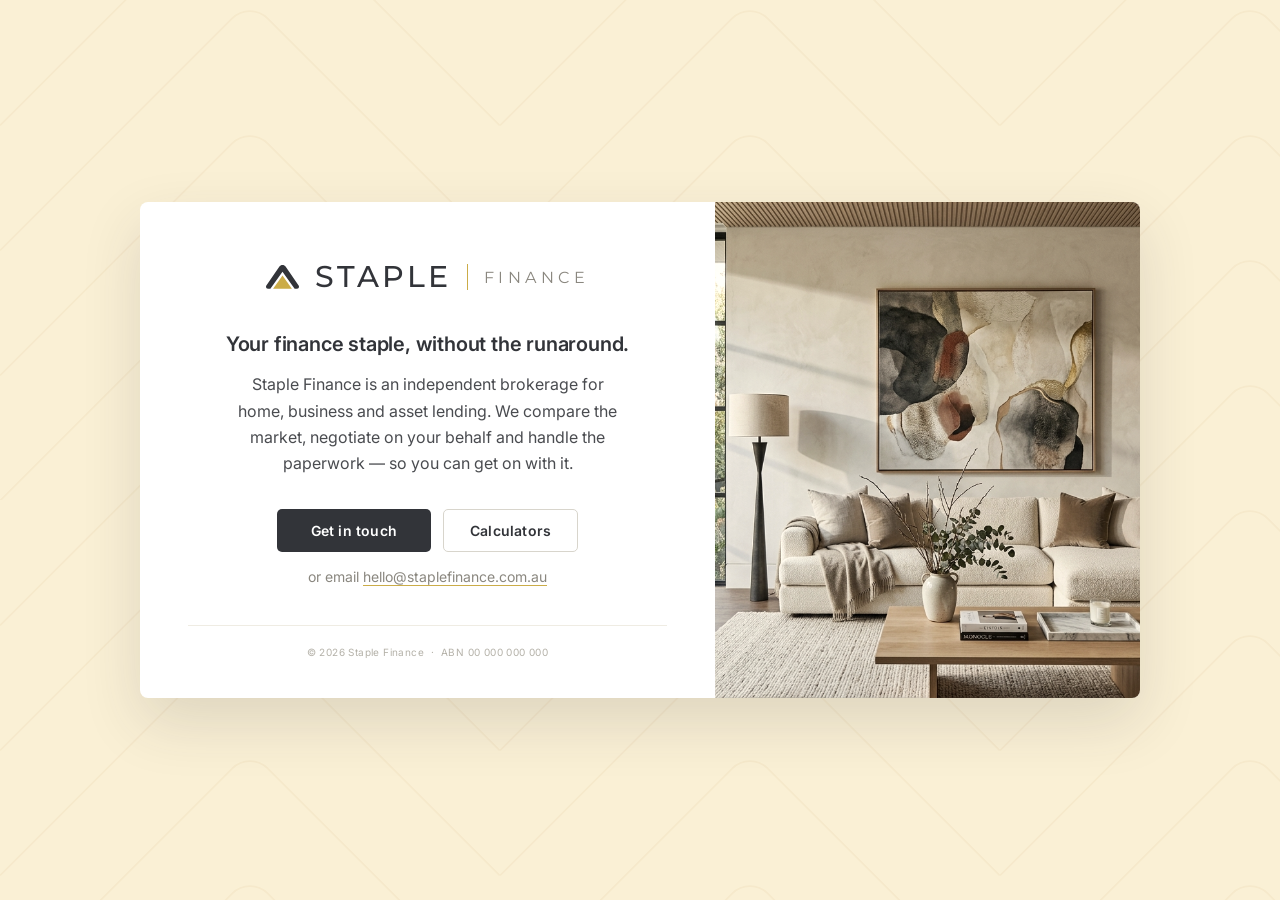
<file: index.html>
<!DOCTYPE html>
<html lang="en">
<head>
<meta charset="UTF-8">
<meta name="viewport" content="width=device-width, initial-scale=1.0">
<title>Staple Finance — Finance brokerage</title>
<meta name="description" content="Staple Finance is an independent finance brokerage. Home, business and asset lending — compared, negotiated and handled for you.">
<link rel="preconnect" href="https://fonts.googleapis.com">
<link rel="preconnect" href="https://fonts.gstatic.com" crossorigin>
<link href="https://fonts.googleapis.com/css2?family=Montserrat:wght@400;500&family=Inter:wght@400;600&display=swap" rel="stylesheet">
<link rel="stylesheet" href="style.css">
<!-- FOUC guard: an empty script element
     makes Firefox hold the first paint
     until pending stylesheets are
     applied, preventing a flash of
     unstyled content on fast refreshes.
     Chrome/Edge already block on CSS. -->
<script>0</script>
</head>
<body>

  <!-- One card, two views. The home view
       and the calculator view live inside
       the same white card; switching views
       animates the card's size smoothly
       (see the router script at the bottom
       of this file). -->
  <main class="content-box" id="card">

    <!-- ================================
         VIEW 1 — HOME
    ================================= -->
    <div class="view view-home" id="viewHome">

      <div class="card-content">

        <!-- Logo lockup (Option 03 — inline) -->
        <div class="logo-block">
          <svg class="logo-mark" viewBox="0 0 234.395 168.087" role="img" aria-label="Staple Finance logo">
            <g transform="matrix(1.4234267,0,0,1.4234267,-28.850034,-114.42815)">
              <path fill="#323439" d="m 102.59697,80.389591 c -5.995126,-0.03627 -12.215134,3.16446 -16.22981,8.991109 l -64.279208,93.29066 c -0.02399,0.0345 -0.04761,0.0691 -0.07116,0.10383 l -0.01343,0.0189 c -1.130088,1.6703 -1.735381,3.6522 -1.735343,5.68198 6e-5,5.5226 4.387096,9.99937 9.798516,9.99928 0.04978,4e-5 0.09943,-3e-5 0.14921,-7.3e-4 v 7.3e-4 h 11.816306 l 60.570729,-84.5544 60.57073,84.5544 h 11.86423 v -3.6e-4 c 0.0338,3.5e-4 0.0675,3.7e-4 0.10129,3.6e-4 5.41142,1e-4 9.79845,-4.47668 9.79851,-9.99928 -0.003,-2.03107 -0.61302,-4.01308 -1.74732,-5.68198 h 0.0116 l -0.10964,-0.15864 -0.001,-0.002 -7.3e-4,-0.001 -64.2527,-93.251447 c -4.01714,-5.830227 -10.2422,-9.031735 -16.24071,-8.991472 z"/>
              <path fill="#cbac48" transform="matrix(0.90777904,0,0,0.7310362,14.575642,61.679093)" d="m 96.969789,97.631096 51.670271,89.495534 -103.340543,0 z"/>
            </g>
          </svg>
          <span class="logo-staple">STAPLE</span>
          <span class="logo-divider" aria-hidden="true"></span>
          <span class="logo-finance">Finance</span>
        </div>

        <h1>Your finance staple, without the&nbsp;runaround.</h1>

        <p class="lede">
          Staple Finance is an independent brokerage for home, business
          and asset lending. We compare the market, negotiate on your
          behalf and handle the paperwork — so you can get on with it.
        </p>

        <div class="btn-row">
          <a href="#contact" class="btn">Get in touch</a>
          <a href="#tools" class="btn btn-ghost">Calculators</a>
        </div>

        <p class="alt-contact">
          or email <a href="mailto:hello@staplefinance.com.au">hello@staplefinance.com.au</a>
        </p>

        <footer class="fineprint">
          © 2026 Staple Finance&nbsp;&nbsp;·&nbsp;&nbsp;ABN 00 000 000 000
        </footer>

      </div>

      <div class="card-image">
        <img src="assets/Image_211234.jpeg" alt="">
      </div>

    </div>

    <!-- ================================
         VIEW 2 — CALCULATOR
    ================================= -->
    <div class="view view-calc" id="viewCalc" hidden>

      <header class="calc-header">
        <a href="#home" class="calc-brand" aria-label="Staple Finance — home">
          <svg class="logo-mark" viewBox="0 0 234.395 168.087" role="img" aria-label="">
            <g transform="matrix(1.4234267,0,0,1.4234267,-28.850034,-114.42815)">
              <path fill="#323439" d="m 102.59697,80.389591 c -5.995126,-0.03627 -12.215134,3.16446 -16.22981,8.991109 l -64.279208,93.29066 c -0.02399,0.0345 -0.04761,0.0691 -0.07116,0.10383 l -0.01343,0.0189 c -1.130088,1.6703 -1.735381,3.6522 -1.735343,5.68198 6e-5,5.5226 4.387096,9.99937 9.798516,9.99928 0.04978,4e-5 0.09943,-3e-5 0.14921,-7.3e-4 v 7.3e-4 h 11.816306 l 60.570729,-84.5544 60.57073,84.5544 h 11.86423 v -3.6e-4 c 0.0338,3.5e-4 0.0675,3.7e-4 0.10129,3.6e-4 5.41142,1e-4 9.79845,-4.47668 9.79851,-9.99928 -0.003,-2.03107 -0.61302,-4.01308 -1.74732,-5.68198 h 0.0116 l -0.10964,-0.15864 -0.001,-0.002 -7.3e-4,-0.001 -64.2527,-93.251447 c -4.01714,-5.830227 -10.2422,-9.031735 -16.24071,-8.991472 z"/>
              <path fill="#cbac48" transform="matrix(0.90777904,0,0,0.7310362,14.575642,61.679093)" d="m 96.969789,97.631096 51.670271,89.495534 -103.340543,0 z"/>
            </g>
          </svg>
          <span class="logo-staple">STAPLE</span>
          <span class="logo-divider" aria-hidden="true"></span>
          <span class="logo-finance">Finance</span>
        </a>
        <a href="#home" class="back-link">&larr; Back</a>
      </header>

      <!-- Tool switcher — toggles between the two
           calculators without leaving the card. -->
      <div class="tool-tabs" role="tablist" aria-label="Finance tools">
        <button type="button" class="tool-tab active" data-tool="repayment" role="tab" aria-selected="true" id="tabRepayment">Repayments</button>
        <button type="button" class="tool-tab" data-tool="capacity" role="tab" aria-selected="false" id="tabCapacity">Borrowing Capacity</button>
        <button type="button" class="tool-tab" data-tool="early" role="tab" aria-selected="false" id="tabEarly">Early Repayment</button>
        <button type="button" class="tool-tab" data-tool="terms" role="tab" aria-selected="false" id="tabTerms">Key Terms</button>
      </div>

      <!-- ================================
           TOOL A — REPAYMENT CALCULATOR
      ================================= -->
      <div class="tool-panel" id="toolRepayment" role="tabpanel" aria-labelledby="tabRepayment">

        <h1 class="calc-title">Repayment calculator</h1>

        <div class="calc-grid">

          <!-- =========== Controls =========== -->
          <div class="calc-controls">

            <div class="field">
              <label class="field-label" for="loanAmount">Loan amount</label>
              <div class="money-input">
                <span class="money-prefix">$</span>
                <input type="text" id="loanAmount" inputmode="numeric" value="600,000" autocomplete="off">
              </div>
            </div>

            <div class="field">
              <span class="field-label" id="freqLabel">Payment frequency</span>
              <div class="segmented" role="group" aria-labelledby="freqLabel">
                <button type="button" data-freq="weekly">Weekly</button>
                <button type="button" data-freq="fortnightly">Fortnightly</button>
                <button type="button" data-freq="monthly" class="active">Monthly</button>
              </div>
            </div>

            <div class="field">
              <label class="field-label" for="rate">
                Interest rate
                <span class="field-value">
                  <input type="number" class="inline-num" id="rateInput" min="1" max="10" step="0.05" value="5.9" inputmode="decimal">
                  <span class="unit">% p.a.</span>
                </span>
              </label>
              <input type="range" id="rate" min="1" max="10" step="0.05" value="5.9" aria-label="Interest rate slider">
              <div class="range-ends"><span>1%</span><span>10%</span></div>
            </div>

            <div class="field">
              <label class="field-label" for="term">
                Loan term
                <span class="field-value">
                  <input type="number" class="inline-num" id="termInput" min="1" max="40" step="1" value="30" inputmode="numeric">
                  <span class="unit">years</span>
                </span>
              </label>
              <input type="range" id="term" min="1" max="40" step="1" value="30" aria-label="Loan term slider">
              <div class="range-ends"><span>1 yr</span><span>40 yrs</span></div>
            </div>

          </div>

          <!-- =========== Results =========== -->
          <div class="calc-results">

            <div class="repayment-hero" id="repayHero">
              <div class="repayment-label" id="repaymentLabel">Monthly repayments</div>
              <div class="repayment-hero-row">
                <div class="repayment-amount" id="repaymentAmount">$2,839</div>
                <div class="repayment-monthly-inline" id="repaymentMonthly"></div>
              </div>
              <div class="hero-tip" id="repayHeroTip" role="tooltip"></div>
            </div>

            <div class="stat-row">
              <div class="stat">
                <span class="stat-label">Total interest</span>
                <span class="stat-value" id="totalInterest">–</span>
              </div>
              <div class="stat">
                <span class="stat-label">Total paid</span>
                <span class="stat-value" id="totalPaid">–</span>
              </div>
            </div>

            <div class="chart-wrap" id="chartWrap">
              <div class="chart-legend">
                <span class="key"><span class="swatch swatch-ink"></span>Total remaining</span>
                <span class="key"><span class="swatch swatch-gold"></span>Principal</span>
                <span class="key"><span class="swatch swatch-area"></span>Interest remaining</span>
              </div>
              <canvas id="chart" class="calc-chart" height="260" aria-label="Chart showing the principal and total amount remaining reducing over the life of the loan" role="img"></canvas>
              <div class="chart-tip" id="chartTip" role="status" aria-live="polite"></div>
            </div>

          </div>
        </div>
      </div>

      <!-- ================================
           TOOL B — BORROWING CAPACITY
      ================================= -->
      <div class="tool-panel" id="toolCapacity" role="tabpanel" aria-labelledby="tabCapacity" hidden>

        <h1 class="calc-title">Borrowing capacity calculator</h1>

        <div class="calc-grid">

          <!-- =========== Controls =========== -->
          <div class="calc-controls">

            <div class="field">
              <label class="field-label" for="affordAmount">Comfortable repayment</label>
              <div class="money-input">
                <span class="money-prefix">$</span>
                <input type="text" id="affordAmount" inputmode="numeric" value="3000" autocomplete="off">
              </div>
            </div>

            <div class="field">
              <span class="field-label" id="freqLabelCap">Repayment frequency</span>
              <div class="segmented" role="group" aria-labelledby="freqLabelCap" id="segCap">
                <button type="button" data-freq="weekly">Weekly</button>
                <button type="button" data-freq="fortnightly">Fortnightly</button>
                <button type="button" data-freq="monthly" class="active">Monthly</button>
              </div>
            </div>

            <div class="field">
              <label class="field-label" for="rateCap">
                Interest rate
                <span class="field-value">
                  <input type="number" class="inline-num" id="rateInputCap" min="1" max="10" step="0.05" value="5.9" inputmode="decimal">
                  <span class="unit">% p.a.</span>
                </span>
              </label>
              <input type="range" id="rateCap" min="1" max="10" step="0.05" value="5.9" aria-label="Interest rate slider">
              <div class="range-ends"><span>1%</span><span>10%</span></div>
            </div>

            <div class="field">
              <label class="field-label" for="termCap">
                Loan term
                <span class="field-value">
                  <input type="number" class="inline-num" id="termInputCap" min="1" max="40" step="1" value="30" inputmode="numeric">
                  <span class="unit">years</span>
                </span>
              </label>
              <input type="range" id="termCap" min="1" max="40" step="1" value="30" aria-label="Loan term slider">
              <div class="range-ends"><span>1 yr</span><span>40 yrs</span></div>
            </div>

          </div>

          <!-- =========== Results =========== -->
          <div class="calc-results">

            <div class="repayment-hero" id="capHero">
              <div class="repayment-label">Estimated borrowing capacity</div>
              <div class="repayment-amount" id="capacityAmount">$–</div>
              <div class="hero-tip" id="capHeroTip" role="tooltip"></div>
            </div>

            <div class="stat-row">
              <div class="stat">
                <span class="stat-label">Total interest</span>
                <span class="stat-value" id="capTotalInterest">–</span>
              </div>
              <div class="stat">
                <span class="stat-label">Total repaid</span>
                <span class="stat-value" id="capTotalPaid">–</span>
              </div>
            </div>

            <div class="chart-wrap" id="capChartWrap">
              <div class="chart-legend">
                <span class="key"><span class="swatch swatch-ink"></span>Borrowing capacity</span>
                <span class="key"><span class="swatch swatch-dot"></span>Your selected rate</span>
              </div>
              <canvas id="capChart" class="calc-chart" height="260" aria-label="Chart showing how estimated borrowing capacity changes as the interest rate changes" role="img"></canvas>
              <div class="chart-tip" id="capChartTip" role="status" aria-live="polite"></div>
            </div>

          </div>
        </div>
      </div>

      <!-- ================================
           TOOL C — EARLY REPAYMENT
      ================================= -->
      <div class="tool-panel" id="toolEarly" role="tabpanel" aria-labelledby="tabEarly" hidden>

        <h1 class="calc-title">Early repayment calculator</h1>

        <div class="calc-grid">

          <!-- =========== Controls =========== -->
          <div class="calc-controls">

            <div class="field">
              <label class="field-label" for="loanAmountEr">Loan amount</label>
              <div class="money-input">
                <span class="money-prefix">$</span>
                <input type="text" id="loanAmountEr" inputmode="numeric" value="600,000" autocomplete="off">
              </div>
            </div>

            <div class="field">
              <span class="field-label" id="freqLabelEr">Payment frequency</span>
              <div class="segmented" role="group" aria-labelledby="freqLabelEr" id="segEr">
                <button type="button" data-freq="weekly">Weekly</button>
                <button type="button" data-freq="fortnightly">Fortnightly</button>
                <button type="button" data-freq="monthly" class="active">Monthly</button>
              </div>
            </div>

            <div class="field">
              <label class="field-label" for="rateEr">
                Interest rate
                <span class="field-value">
                  <input type="number" class="inline-num" id="rateInputEr" min="1" max="10" step="0.05" value="5.9" inputmode="decimal">
                  <span class="unit">% p.a.</span>
                </span>
              </label>
              <input type="range" id="rateEr" min="1" max="10" step="0.05" value="5.9" aria-label="Interest rate slider">
              <div class="range-ends"><span>1%</span><span>10%</span></div>
            </div>

            <div class="field">
              <label class="field-label" for="termEr">
                Loan term
                <span class="field-value">
                  <input type="number" class="inline-num" id="termInputEr" min="1" max="40" step="1" value="30" inputmode="numeric">
                  <span class="unit">years</span>
                </span>
              </label>
              <input type="range" id="termEr" min="1" max="40" step="1" value="30" aria-label="Loan term slider">
              <div class="range-ends"><span>1 yr</span><span>40 yrs</span></div>
            </div>

            <div class="field">
              <label class="field-label" for="extraEr">Extra contribution <span class="unit" id="extraFreqNote">(per month)</span></label>
              <div class="money-input">
                <span class="money-prefix">$</span>
                <input type="text" id="extraEr" inputmode="numeric" value="200" autocomplete="off">
              </div>
            </div>

            <div class="field">
              <label class="field-label" for="startEr">
                Extra contribution starts after
                <span class="field-value">
                  <span id="startErValue">0</span>
                  <span class="unit">years</span>
                </span>
              </label>
              <input type="range" id="startEr" min="0" max="30" step="1" value="0" aria-label="Years before extra contributions start">
              <div class="range-ends"><span>Now</span><span>30 yrs</span></div>
            </div>

          </div>

          <!-- =========== Results =========== -->
          <div class="calc-results">

            <div class="repayment-hero hero-pair" id="erHero">
              <div class="hero-cell">
                <div class="repayment-label">Interest saved</div>
                <div class="repayment-amount" id="erInterestSaved">–</div>
              </div>
              <div class="hero-cell">
                <div class="repayment-label">Time saved</div>
                <div class="repayment-amount" id="erTimeSaved">–</div>
              </div>
              <div class="hero-tip" id="erHeroTip" role="tooltip"></div>
            </div>

            <div class="stat-row">
              <div class="stat">
                <span class="stat-label">Loan paid off in</span>
                <span class="stat-value" id="erPayoff">–</span>
              </div>
              <div class="stat">
                <span class="stat-label">Interest payable</span>
                <span class="stat-value" id="erInterestPayable">–</span>
              </div>
            </div>

            <div class="chart-wrap" id="erChartWrap">
              <div class="chart-legend">
                <span class="key"><span class="swatch swatch-ink"></span>Without extra repayments</span>
                <span class="key"><span class="swatch swatch-gold"></span>With extra repayments</span>
              </div>
              <canvas id="erChart" class="calc-chart" height="260" aria-label="Chart comparing the loan balance over time with and without extra repayments" role="img"></canvas>
              <div class="chart-tip" id="erChartTip" role="status" aria-live="polite"></div>
            </div>

          </div>
        </div>
      </div>

      <!-- ================================
           TOOL D — KEY TERMS
           Not a calculator — a plain-
           English glossary of common
           mortgage terminology.
      ================================= -->
      <div class="tool-panel" id="toolTerms" role="tabpanel" aria-labelledby="tabTerms" hidden>

        <h1 class="calc-title">Staple terms, plain English</h1>

        <div class="terms-layout">

          <nav class="terms-nav" aria-label="Term categories">
            <button type="button" class="terms-nav-btn active" data-terms="termsBasics" aria-expanded="true">The Basics</button>
            <button type="button" class="terms-nav-btn" data-terms="termsAcronyms" aria-expanded="false">Mortgage Terms</button>
            <button type="button" class="terms-nav-btn" data-terms="termsLoanTypes" aria-expanded="false">Loan Types</button>
            <button type="button" class="terms-nav-btn" data-terms="termsFeatures" aria-expanded="false">Loan Features</button>
          </nav>

          <div class="terms-content">

            <div class="terms-panel" id="termsBasics">
              <dl class="term-list">
                <dt>Deposit</dt>
                <dd>The amount of your own money you contribute towards buying the property. A larger deposit usually means you need to borrow less.</dd>
                <dt>Refinance</dt>
                <dd>Replacing your existing home loan with a new one, either with your current lender or a different lender, to access a better interest rate, different loan features, or your available equity.</dd>
                <dt>Principal</dt>
                <dd>The amount of money you borrow from the lender to buy a property. As you make repayments, your principal gradually reduces.</dd>
                <dt>Interest</dt>
                <dd>The cost of borrowing money from the lender. It is calculated as a percentage of your remaining loan balance.</dd>
                <dt>Equity</dt>
                <dd>The portion of the property's value that you own. It is the property's current market value minus the remaining balance of your home loan.</dd>
                <dt>Broker</dt>
                <dd>A mortgage broker compares home loans from a panel of lenders, recommends suitable options based on your circumstances, and helps manage the application process. In most cases, brokers are paid by the lender rather than the borrower.</dd>
              </dl>
            </div>

            <div class="terms-panel" id="termsAcronyms" hidden>
              <dl class="term-list">
                <dt>LVR <span class="term-expansion">(Loan-to-Value Ratio)</span></dt>
                <dd>The size of your loan compared to the property's value, expressed as a percentage. For example, borrowing $400,000 to buy a $500,000 property gives you an LVR of 80%.</dd>
                <dt>LMI <span class="term-expansion">(Lenders Mortgage Insurance)</span></dt>
                <dd>A one-off insurance premium usually required when borrowing more than 80% of a property's value. It protects the lender—not you—if you're unable to repay your loan.</dd>
                <dt>Pre-Approval</dt>
                <dd>A conditional letter from a lender stating how much they are likely willing to let you borrow. This gives you a clear budget when house hunting.</dd>
                <dt>Comparison Rate</dt>
                <dd>A rate that combines the interest rate with most loan fees and charges, giving you a better idea of the overall cost of a loan compared with others.</dd>
                <dt>First Home Owner Grant (FHOG)</dt>
                <dd>A government payment available to eligible first home buyers, usually when buying or building a new home. Eligibility and grant amounts vary between each state and territory.</dd>
                <dt>Settlement</dt>
                <dd>The day ownership of the property officially transfers to you, and your lender pays the purchase funds to the seller.</dd>
                <dt>Guarantor</dt>
                <dd>Someone, usually a parent or close family member, who offers part of their property's equity as security to help you qualify for a home loan or reduce the need for Lenders Mortgage Insurance.
</dd>
              </dl>
            </div>

            <div class="terms-panel" id="termsLoanTypes" hidden>
              <dl class="term-list">
                <dt>Variable Rate</dt>
                <dd>An interest rate that can rise or fall over time. Your repayments may change when the lender adjusts its rates, offering greater flexibility but less repayment certainty.</dd>
                <dt>Fixed Rate</dt>
                <dd>An interest rate that is locked in for a set period (usually 1 to 5 years). Your repayments stay the same during this time, providing greater budgeting certainty.</dd>
                <dt>Interest Only</dt>
                <dd>A loan where, for an agreed period (usually 1 to 5 years), your repayments cover only the interest charged rather than reducing the amount you borrowed. While repayments are lower during this period, you'll generally pay more interest over the life of the loan.</dd>
                <dt>Construction Loan</dt>
                <dd>A loan designed for building a home rather than buying one. The money is released in stages as the build progresses, and you typically only pay interest on the amount drawn down so far.</dd>
                <dt>Split Loan</dt>
                <dd>A home loan that combines both fixed and variable interest rates, allowing you to divide your loan between the two.</dd>
              </dl>
            </div>

            <div class="terms-panel" id="termsFeatures" hidden>
              <dl class="term-list">
                <dt>Offset Account</dt>
                <dd>An everyday transaction account linked to your home loan. The balance in the account reduces the amount of your loan charged interest, helping you save on interest over time.</dd>
                <dt>Redraw Facility</dt>
                <dd>A feature that allows you to make additional repayments on your home loan and access those extra funds later if needed, subject to your lender's conditions.</dd>
              </dl>
            </div>

          </div>

        </div>
      </div>

      <footer class="fineprint calc-fineprint">
        Please note: All calculations on this page are indicative estimates based on your inputs, assuming a fixed interest rate and excluding fees or lender-specific criteria. This information is general only and does not constitute financial or credit advice.
      </footer>

    </div>

    <!-- ================================
         VIEW 3 — CONTACT
    ================================= -->
    <div class="view view-contact" id="viewContact" hidden>

      <header class="calc-header">
        <a href="#home" class="calc-brand" aria-label="Staple Finance — home">
          <svg class="logo-mark" viewBox="0 0 234.395 168.087" role="img" aria-label="">
            <g transform="matrix(1.4234267,0,0,1.4234267,-28.850034,-114.42815)">
              <path fill="#323439" d="m 102.59697,80.389591 c -5.995126,-0.03627 -12.215134,3.16446 -16.22981,8.991109 l -64.279208,93.29066 c -0.02399,0.0345 -0.04761,0.0691 -0.07116,0.10383 l -0.01343,0.0189 c -1.130088,1.6703 -1.735381,3.6522 -1.735343,5.68198 6e-5,5.5226 4.387096,9.99937 9.798516,9.99928 0.04978,4e-5 0.09943,-3e-5 0.14921,-7.3e-4 v 7.3e-4 h 11.816306 l 60.570729,-84.5544 60.57073,84.5544 h 11.86423 v -3.6e-4 c 0.0338,3.5e-4 0.0675,3.7e-4 0.10129,3.6e-4 5.41142,1e-4 9.79845,-4.47668 9.79851,-9.99928 -0.003,-2.03107 -0.61302,-4.01308 -1.74732,-5.68198 h 0.0116 l -0.10964,-0.15864 -0.001,-0.002 -7.3e-4,-0.001 -64.2527,-93.251447 c -4.01714,-5.830227 -10.2422,-9.031735 -16.24071,-8.991472 z"/>
              <path fill="#cbac48" transform="matrix(0.90777904,0,0,0.7310362,14.575642,61.679093)" d="m 96.969789,97.631096 51.670271,89.495534 -103.340543,0 z"/>
            </g>
          </svg>
          <span class="logo-staple">STAPLE</span>
          <span class="logo-divider" aria-hidden="true"></span>
          <span class="logo-finance">Finance</span>
        </a>
        <a href="#home" class="back-link">&larr; Back</a>
      </header>

      <div class="contact-inner">

        <h1 class="calc-title">Get in touch</h1>

        <p class="contact-lede">
          Tell us a little about what you're after and we'll get back
          to you, usually within one business day.
        </p>

        <form id="contactForm" novalidate>

          <div class="field">
            <label class="field-label" for="ctName">Name</label>
            <input type="text" class="text-input" id="ctName" name="name" autocomplete="name" required>
          </div>

          <div class="field">
            <label class="field-label" for="ctEmail">Email</label>
            <input type="email" class="text-input" id="ctEmail" name="email" autocomplete="email" required>
          </div>

          <div class="field">
            <label class="field-label" for="ctMessage">Message</label>
            <textarea class="text-input text-area" id="ctMessage" name="message" rows="5" required></textarea>
          </div>

          <!-- Honeypot — invisible to humans;
               bots that fill it are silently
               ignored. -->
          <input type="checkbox" name="botcheck" id="ctBotcheck" class="hp-field" tabindex="-1" autocomplete="off" aria-hidden="true">

          <div class="contact-actions">
            <button type="submit" class="btn" id="ctSubmit">Send message</button>
          </div>

          <p class="contact-status" id="ctStatus" role="status" aria-live="polite"></p>

        </form>

        <!-- Shown in place of the form after
             a successful send -->
        <div class="contact-success" id="ctSuccess" hidden>
          <div class="contact-success-mark" aria-hidden="true">&#10003;</div>
          <h2>Thanks — message received.</h2>
          <p>We'll be in touch shortly. If it's urgent, feel free to email us directly.</p>
        </div>

        <p class="alt-contact">
          or email <a href="mailto:hello@staplefinance.com.au">hello@staplefinance.com.au</a>
        </p>

      </div>

    </div>

  </main>

<script>
(function () {
  "use strict";

  /* ====================================
     PART 1 — VIEW ROUTER + CARD MORPH
     Swapping views uses the FLIP
     technique: measure the card, swap
     the content, measure again, then
     animate from the old size to the
     new size. Works in every browser.
  ==================================== */
  var card     = document.getElementById("card");
  var viewHome = document.getElementById("viewHome");
  var viewCalc = document.getElementById("viewCalc");
  var viewContact = document.getElementById("viewContact");
  var VIEWS = { home: viewHome, calc: viewCalc, contact: viewContact };
  var reduceMotion = window.matchMedia("(prefers-reduced-motion: reduce)");
  var morphTimer = null;

  function currentTarget() {
    if (location.hash === "#calculator" || location.hash === "#tools") return "calc";
    if (location.hash === "#contact") return "contact";
    return "home";
  }

  /* Generic FLIP morph: runs swapFn (which
     changes the DOM), then animates the card
     smoothly from its old size to its new one.
     Used for the view switches and the
     tool-tab switch below. */
  var morphCleanup = null; /* finalizer for an in-flight morph */

  function morphCard(swapFn, enterEl) {
    if (reduceMotion.matches) {
      swapFn();
      return;
    }

    /* If a previous morph is still running,
       finish it NOW — otherwise its pinned
       inline sizes corrupt the measurements
       below, and its safety timer later
       wipes ours mid-animation. */
    if (morphCleanup) morphCleanup();

    var first = card.getBoundingClientRect();
    swapFn();
    var second = card.getBoundingClientRect();

    /* Release the max-width cap while
       animating: the target view's class may
       cap the card NARROWER than the pinned
       start width (e.g. home 1000px ->
       contact 620px), which would clamp the
       pin instantly and kill the animation.
       Pixel sizes are pinned on both ends,
       so nothing can actually overflow. */
    card.style.maxWidth = "none";
    card.style.width  = first.width + "px";
    card.style.height = first.height + "px";
    void card.offsetWidth; /* force the browser to apply it */

    card.classList.add("morphing");
    if (enterEl) enterEl.classList.add("view-enter");
    card.style.width  = second.width + "px";
    card.style.height = second.height + "px";

    var done = function () {
      card.classList.remove("morphing");
      card.style.width = "";
      card.style.height = "";
      card.style.maxWidth = "";
      if (enterEl) enterEl.classList.remove("view-enter");
    };

    function handler(e) {
      if (e.target !== card) return;
      finish();
    }

    function finish() {
      card.removeEventListener("transitionend", handler);
      clearTimeout(morphTimer);
      morphCleanup = null;
      done();
    }

    morphCleanup = finish;
    card.addEventListener("transitionend", handler);
    morphTimer = setTimeout(finish, 600); /* safety net */
  }

  function applyView(target, animate) {
    var showEl = VIEWS[target];
    if (!showEl.hidden) return; /* already showing */

    function swap() {
      for (var key in VIEWS) {
        VIEWS[key].hidden = (key !== target);
      }
      card.classList.toggle("calc-active", target === "calc");
      card.classList.toggle("contact-active", target === "contact");
      if (target === "calc") updateActiveTool(); /* draw chart at new width */
    }

    if (!animate) {
      swap();
      return;
    }

    morphCard(swap, showEl);
  }

  window.addEventListener("hashchange", function () {
    applyView(currentTarget(), true);
  });

  /* ====================================
     PART 2 — SHARED MATH + CHART HELPERS
     Both tools (repayment + borrowing
     capacity) share the same amortisation
     maths and the same chart/tooltip
     rendering; only the direction of the
     calculation differs (see Part 3/4).
  ==================================== */
  var PERIODS = { weekly: 52, fortnightly: 26, monthly: 12 };
  var FREQ_LABEL = { weekly: "Weekly repayments", fortnightly: "Fortnightly repayments", monthly: "Monthly repayments" };

  function fmt(v) {
    return "$" + Math.round(v).toLocaleString("en-AU");
  }
  function fmtShort(v) {
    if (v >= 1e6) return "$" + (v / 1e6).toFixed(v >= 1e7 ? 0 : 1) + "m";
    if (v >= 1e3) return "$" + Math.round(v / 1e3) + "k";
    return "$" + Math.round(v);
  }
  function clamp(v, lo, hi) {
    return Math.min(hi, Math.max(lo, v));
  }

  /* Loan amount -> periodic repayment */
  function repaymentPerPeriod(L, annualPct, years, periodsPerYear) {
    var r = annualPct / 100 / periodsPerYear;
    var n = years * periodsPerYear;
    if (r === 0) return L / n;
    return (L * r) / (1 - Math.pow(1 + r, -n));
  }

  /* Periodic repayment -> loan amount
     (the inverse of the above — this is
     the borrowing-capacity direction) */
  function loanFromRepayment(pay, annualPct, years, periodsPerYear) {
    var r = annualPct / 100 / periodsPerYear;
    var n = years * periodsPerYear;
    if (r === 0) return pay * n;
    return (pay * (1 - Math.pow(1 + r, -n))) / r;
  }

  function balanceAfter(L, r, pay, k) {
    if (r === 0) return Math.max(0, L - pay * k);
    var g = Math.pow(1 + r, k);
    return Math.max(0, L * g - (pay * (g - 1)) / r);
  }

  /* ------------------------------------
     Chart factory — two declining lines.
     · ink  = total remaining to pay
     · gold = principal still owed
     The grey band between them is the
     interest still to be paid; the gold
     area under the principal line is
     the principal still owed.
     Returns { setData, redraw } bound to
     one canvas/tooltip pair, so each tool
     gets its own independent chart.
  ------------------------------------ */
  function createChart(canvas, chartWrap, chartTip) {
    var ctx = canvas.getContext("2d");
    var geo = null;
    var hoverYear = null;

    function draw() {
      if (!geo) return;

      var dpr = window.devicePixelRatio || 1;
      var cssW = canvas.clientWidth;
      var cssH = 260;
      if (cssW === 0) return; /* view/tab is hidden */
      canvas.width = cssW * dpr;
      canvas.height = cssH * dpr;
      ctx.setTransform(dpr, 0, 0, dpr, 0, 0);

      var padL = 52, padR = 10, padT = 12, padB = 30;
      var w = cssW - padL - padR;
      var h = cssH - padT - padB;

      geo.padL = padL; geo.w = w;

      var years = geo.years;
      var maxY = geo.maxY;

      function X(yy) { return padL + (yy / years) * w; }
      function Y(v)  { return padT + h - (v / maxY) * h; }

      ctx.clearRect(0, 0, cssW, cssH);
      ctx.font = "10px Inter, sans-serif";
      ctx.fillStyle = "#b4b1a8";

      ctx.strokeStyle = "#efece3";
      ctx.lineWidth = 1;
      var steps = 4;
      for (var i = 0; i <= steps; i++) {
        var v = (maxY / steps) * i;
        var gy = Y(v);
        ctx.beginPath();
        ctx.moveTo(padL, gy);
        ctx.lineTo(padL + w, gy);
        ctx.stroke();
        ctx.textAlign = "right";
        ctx.fillText(fmtShort(v), padL - 8, gy + 3);
      }

      ctx.textAlign = "center";
      var xStep = years > 30 ? 10 : years > 12 ? 5 : years > 6 ? 2 : 1;
      for (var yr = 0; yr <= years; yr += xStep) {
        ctx.fillText(yr, X(yr), padT + h + 18);
      }
      ctx.fillText("Years", padL + w / 2, padT + h + 30);

      ctx.beginPath();
      ctx.moveTo(X(0), Y(geo.totalRemaining[0]));
      for (var a = 1; a <= years; a++) ctx.lineTo(X(a), Y(geo.totalRemaining[a]));
      for (var b = years; b >= 0; b--) ctx.lineTo(X(b), Y(geo.balance[b]));
      ctx.closePath();
      ctx.fillStyle = "rgba(50, 52, 57, 0.08)";
      ctx.fill();

      ctx.beginPath();
      ctx.moveTo(X(0), Y(geo.balance[0]));
      for (var c = 1; c <= years; c++) ctx.lineTo(X(c), Y(geo.balance[c]));
      ctx.lineTo(X(years), Y(0));
      ctx.lineTo(X(0), Y(0));
      ctx.closePath();
      ctx.fillStyle = "rgba(203, 172, 72, 0.14)";
      ctx.fill();

      function line(series, color) {
        ctx.strokeStyle = color;
        ctx.lineWidth = 2;
        ctx.lineJoin = "round";
        ctx.beginPath();
        for (var p = 0; p <= years; p++) {
          var px = X(p), py = Y(series[p]);
          if (p === 0) ctx.moveTo(px, py); else ctx.lineTo(px, py);
        }
        ctx.stroke();
      }

      line(geo.totalRemaining, "#323439");
      line(geo.balance, "#cbac48");

      if (hoverYear !== null) {
        var hx = X(hoverYear);
        ctx.strokeStyle = "#d8d5cc";
        ctx.lineWidth = 1;
        ctx.setLineDash([3, 3]);
        ctx.beginPath();
        ctx.moveTo(hx, padT);
        ctx.lineTo(hx, padT + h);
        ctx.stroke();
        ctx.setLineDash([]);

        function dot(v, color) {
          ctx.beginPath();
          ctx.arc(hx, Y(v), 4, 0, Math.PI * 2);
          ctx.fillStyle = color;
          ctx.fill();
          ctx.strokeStyle = "#ffffff";
          ctx.lineWidth = 1.5;
          ctx.stroke();
        }
        dot(geo.totalRemaining[hoverYear], "#323439");
        dot(geo.balance[hoverYear], "#cbac48");
      }
    }

    function showTip(e) {
      if (!geo || !geo.w) return;

      var rect = canvas.getBoundingClientRect();
      var x = e.clientX - rect.left;
      var frac = clamp((x - geo.padL) / geo.w, 0, 1);
      var yr = Math.round(frac * geo.years);

      if (yr !== hoverYear) {
        hoverYear = yr;
        draw();
      }

      var balance = geo.balance[yr];
      var principalPaid = geo.principal - balance;
      var paidToDate = geo.pay * geo.periods * yr;
      var interestPaid = Math.max(0, paidToDate - principalPaid);

      chartTip.innerHTML =
        '<div class="tip-year">Year ' + yr + "</div>" +
        '<div class="tip-row"><span class="tip-dot" style="background:#cbac48"></span>Balance<b>' + fmt(balance) + "</b></div>" +
        '<div class="tip-row"><span class="tip-dot" style="background:#323439"></span>Principal paid<b>' + fmt(principalPaid) + "</b></div>" +
        '<div class="tip-row"><span class="tip-dot tip-dot-hollow"></span>Interest paid<b>' + fmt(interestPaid) + "</b></div>";
      chartTip.style.display = "block";

      var wrapRect = chartWrap.getBoundingClientRect();
      var tipW = chartTip.offsetWidth;
      var left = e.clientX - wrapRect.left + 16;
      if (left + tipW > wrapRect.width - 4) {
        left = e.clientX - wrapRect.left - tipW - 16;
      }
      var top = e.clientY - wrapRect.top + 16;
      var tipH = chartTip.offsetHeight;
      if (top + tipH > wrapRect.height - 4) {
        top = e.clientY - wrapRect.top - tipH - 12;
      }
      chartTip.style.left = left + "px";
      chartTip.style.top = top + "px";
    }

    function hideTip() {
      chartTip.style.display = "none";
      if (hoverYear !== null) {
        hoverYear = null;
        draw();
      }
    }

    canvas.addEventListener("mousemove", showTip);
    canvas.addEventListener("mouseleave", hideTip);

    return {
      setData: function (pay, periods, years, balance, totalRemaining, maxY, principal) {
        geo = {
          pay: pay,
          periods: periods,
          years: years,
          balance: balance,
          totalRemaining: totalRemaining,
          maxY: maxY,
          principal: principal
        };
        hoverYear = null;
        hideTip();
        draw();
      },
      redraw: draw
    };
  }

  /* Builds the year-by-year balance/
     total-remaining arrays that feed a
     chart, given a settled loan amount,
     rate, term and periodic repayment. */
  function buildSchedule(loanAmount, rate, term, periods, pay) {
    var r = rate / 100 / periods;
    var n = term * periods;
    var balance = [], totalRemaining = [];
    for (var y = 0; y <= term; y++) {
      var k = y * periods;
      balance.push(balanceAfter(loanAmount, r, pay, k));
      totalRemaining.push(pay * (n - k));
    }
    return { balance: balance, totalRemaining: totalRemaining };
  }

  /* Builds the borrowing-capacity curve:
     for a fixed repayment/term/frequency,
     how much could be borrowed at each
     interest rate across the slider's
     full range. Capacity falls as rate
     rises, so this is always a smooth,
     single downward curve. */
  function buildCapacityCurve(pay, term, periods, minRate, maxRate, step) {
    var rates = [], capacities = [];
    var steps = Math.round((maxRate - minRate) / step);
    for (var i = 0; i <= steps; i++) {
      var r = Math.round((minRate + i * step) * 100) / 100;
      rates.push(r);
      capacities.push(loanFromRepayment(pay, r, term, periods));
    }
    return { rates: rates, capacities: capacities };
  }

  /* ------------------------------------
     Chart factory for the borrowing-
     capacity tool — a single line
     plotting capacity (Y) against
     interest rate (X), with a fixed gold
     dot marking the person's currently
     selected rate, and a scrubbable
     tooltip along the curve.
  ------------------------------------ */
  function createRateChart(canvas, chartWrap, chartTip) {
    var ctx = canvas.getContext("2d");
    var geo = null;
    var hoverRate = null;

    function nearestIndex(rate) {
      var idx = Math.round((rate - geo.minRate) / geo.step);
      return clamp(idx, 0, geo.rates.length - 1);
    }

    function draw() {
      if (!geo) return;

      var dpr = window.devicePixelRatio || 1;
      var cssW = canvas.clientWidth;
      var cssH = 260;
      if (cssW === 0) return; /* tab is hidden */
      canvas.width = cssW * dpr;
      canvas.height = cssH * dpr;
      ctx.setTransform(dpr, 0, 0, dpr, 0, 0);

      var padL = 58, padR = 10, padT = 12, padB = 30;
      var w = cssW - padL - padR;
      var h = cssH - padT - padB;

      geo.padL = padL; geo.w = w;

      var minRate = geo.minRate, maxRate = geo.maxRate, maxCap = geo.maxCap;

      function X(r) { return padL + ((r - minRate) / (maxRate - minRate)) * w; }
      function Y(v) { return padT + h - (v / maxCap) * h; }

      ctx.clearRect(0, 0, cssW, cssH);
      ctx.font = "10px Inter, sans-serif";
      ctx.fillStyle = "#b4b1a8";

      /* horizontal gridlines + $ labels */
      ctx.strokeStyle = "#efece3";
      ctx.lineWidth = 1;
      var ySteps = 4;
      for (var i = 0; i <= ySteps; i++) {
        var v = (maxCap / ySteps) * i;
        var gy = Y(v);
        ctx.beginPath();
        ctx.moveTo(padL, gy);
        ctx.lineTo(padL + w, gy);
        ctx.stroke();
        ctx.textAlign = "right";
        ctx.fillText(fmtShort(v), padL - 8, gy + 3);
      }

      /* x-axis rate labels */
      ctx.textAlign = "center";
      var xStep = (maxRate - minRate) > 6 ? 2 : 1;
      for (var r = Math.ceil(minRate); r <= maxRate; r += xStep) {
        ctx.fillText(r + "%", X(r), padT + h + 18);
      }
      ctx.fillText("Interest rate (% p.a.)", padL + w / 2, padT + h + 30);

      /* gold area under the curve */
      ctx.beginPath();
      ctx.moveTo(X(geo.rates[0]), Y(0));
      for (var a = 0; a < geo.rates.length; a++) ctx.lineTo(X(geo.rates[a]), Y(geo.capacities[a]));
      ctx.lineTo(X(geo.rates[geo.rates.length - 1]), Y(0));
      ctx.closePath();
      ctx.fillStyle = "rgba(203, 172, 72, 0.14)";
      ctx.fill();

      /* the capacity curve itself */
      ctx.strokeStyle = "#323439";
      ctx.lineWidth = 2;
      ctx.lineJoin = "round";
      ctx.beginPath();
      for (var p = 0; p < geo.rates.length; p++) {
        var px = X(geo.rates[p]), py = Y(geo.capacities[p]);
        if (p === 0) ctx.moveTo(px, py); else ctx.lineTo(px, py);
      }
      ctx.stroke();

      /* fixed marker — the person's
         currently selected rate */
      var cx = X(geo.currentRate), cy = Y(geo.currentCap);
      ctx.strokeStyle = "#d8d5cc";
      ctx.lineWidth = 1;
      ctx.setLineDash([3, 3]);
      ctx.beginPath();
      ctx.moveTo(cx, padT);
      ctx.lineTo(cx, padT + h);
      ctx.stroke();
      ctx.setLineDash([]);

      ctx.beginPath();
      ctx.arc(cx, cy, 4.5, 0, Math.PI * 2);
      ctx.fillStyle = "#cbac48";
      ctx.fill();
      ctx.strokeStyle = "#ffffff";
      ctx.lineWidth = 1.5;
      ctx.stroke();

      /* scrub marker — wherever the
         mouse is hovering */
      if (hoverRate !== null && hoverRate !== geo.currentRate) {
        var hIdx = nearestIndex(hoverRate);
        var hx = X(geo.rates[hIdx]), hy = Y(geo.capacities[hIdx]);
        ctx.beginPath();
        ctx.arc(hx, hy, 4, 0, Math.PI * 2);
        ctx.fillStyle = "#323439";
        ctx.fill();
        ctx.strokeStyle = "#ffffff";
        ctx.lineWidth = 1.5;
        ctx.stroke();
      }
    }

    function showTip(e) {
      if (!geo || !geo.w) return;

      var rect = canvas.getBoundingClientRect();
      var x = e.clientX - rect.left;
      var frac = clamp((x - geo.padL) / geo.w, 0, 1);
      var rate = geo.minRate + frac * (geo.maxRate - geo.minRate);
      var idx = nearestIndex(rate);
      var snappedRate = geo.rates[idx];

      if (snappedRate !== hoverRate) {
        hoverRate = snappedRate;
        draw();
      }

      chartTip.innerHTML =
        '<div class="tip-year">' + snappedRate.toFixed(2) + "% p.a.</div>" +
        '<div class="tip-row"><span class="tip-dot" style="background:#323439"></span>Borrowing capacity<b>' + fmt(geo.capacities[idx]) + "</b></div>";
      chartTip.style.display = "block";

      var wrapRect = chartWrap.getBoundingClientRect();
      var tipW = chartTip.offsetWidth;
      var left = e.clientX - wrapRect.left + 16;
      if (left + tipW > wrapRect.width - 4) {
        left = e.clientX - wrapRect.left - tipW - 16;
      }
      var top = e.clientY - wrapRect.top + 16;
      var tipH = chartTip.offsetHeight;
      if (top + tipH > wrapRect.height - 4) {
        top = e.clientY - wrapRect.top - tipH - 12;
      }
      chartTip.style.left = left + "px";
      chartTip.style.top = top + "px";
    }

    function hideTip() {
      chartTip.style.display = "none";
      if (hoverRate !== null) {
        hoverRate = null;
        draw();
      }
    }

    canvas.addEventListener("mousemove", showTip);
    canvas.addEventListener("mouseleave", hideTip);

    return {
      setData: function (rates, capacities, minRate, maxRate, step, maxCap, currentRate, currentCap) {
        geo = {
          rates: rates,
          capacities: capacities,
          minRate: minRate,
          maxRate: maxRate,
          step: step,
          maxCap: maxCap,
          currentRate: currentRate,
          currentCap: currentCap
        };
        hoverRate = null;
        hideTip();
        draw();
      },
      redraw: draw
    };
  }

  /* ====================================
     PART 3 — TOOL A: REPAYMENT CALCULATOR
  ==================================== */
  var amountEl  = document.getElementById("loanAmount");
  var rateEl    = document.getElementById("rate");
  var termEl    = document.getElementById("term");
  var rateInput = document.getElementById("rateInput");
  var termInput = document.getElementById("termInput");
  var segBtns   = document.querySelectorAll("#toolRepayment .segmented button");
  var repayLbl  = document.getElementById("repaymentLabel");
  var repayAmt  = document.getElementById("repaymentAmount");
  var repayMo   = document.getElementById("repaymentMonthly");
  var intEl     = document.getElementById("totalInterest");
  var paidEl    = document.getElementById("totalPaid");

  /* Initial state comes straight from the
     HTML — edit the input `value`
     attributes to change the defaults;
     nothing here needs touching. */
  var state = {
    amount: parseInt(amountEl.value.replace(/[^0-9]/g, ""), 10) || 0,
    freq: (document.querySelector("#toolRepayment .segmented button.active") || {}).dataset
            ? document.querySelector("#toolRepayment .segmented button.active").dataset.freq
            : "monthly",
    rate: parseFloat(rateEl.value),
    term: parseInt(termEl.value, 10)
  };
  /* normalise the box's display (adds
     thousands separators if the HTML
     default was typed without them) */
  amountEl.value = state.amount ? state.amount.toLocaleString("en-AU") : "";

  var chartRepay = createChart(
    document.getElementById("chart"),
    document.getElementById("chartWrap"),
    document.getElementById("chartTip")
  );

  function updateRepayment() {
    var periods = PERIODS[state.freq];
    var pay = repaymentPerPeriod(state.amount, state.rate, state.term, periods);
    var totalPaid = pay * periods * state.term;

    repayLbl.textContent = FREQ_LABEL[state.freq];
    repayAmt.textContent = fmt(pay);
    state._pay = pay; /* for the hero tooltip */

    if (state.freq !== "monthly") {
      var monthlyPay = repaymentPerPeriod(state.amount, state.rate, state.term, 12);
      repayMo.textContent = "\u2248 " + fmt(monthlyPay) + " per month";
    } else {
      repayMo.textContent = "";
    }

    intEl.textContent  = fmt(totalPaid - state.amount);
    paidEl.textContent = fmt(totalPaid);

    var sched = buildSchedule(state.amount, state.rate, state.term, periods, pay);
    chartRepay.setData(pay, periods, state.term, sched.balance, sched.totalRemaining, totalPaid, state.amount);
  }

  amountEl.addEventListener("input", function () {
    var digits = amountEl.value.replace(/[^0-9]/g, "").slice(0, 9);
    state.amount = digits ? parseInt(digits, 10) : 0;
    amountEl.value = state.amount ? state.amount.toLocaleString("en-AU") : "";
    updateRepayment();
  });

  rateEl.addEventListener("input", function () {
    state.rate = parseFloat(rateEl.value);
    rateInput.value = state.rate;
    updateRepayment();
  });

  rateInput.addEventListener("input", function () {
    var v = parseFloat(rateInput.value);
    if (!isNaN(v) && v >= 1 && v <= 10) {
      state.rate = v;
      rateEl.value = v;
      updateRepayment();
    }
  });

  rateInput.addEventListener("change", function () {
    var v = parseFloat(rateInput.value);
    if (isNaN(v)) v = state.rate;
    v = clamp(v, 1, 10);
    state.rate = v;
    rateInput.value = v;
    rateEl.value = v;
    updateRepayment();
  });

  termEl.addEventListener("input", function () {
    state.term = parseInt(termEl.value, 10);
    termInput.value = state.term;
    updateRepayment();
  });

  termInput.addEventListener("input", function () {
    var v = parseInt(termInput.value, 10);
    if (!isNaN(v) && v >= 1 && v <= 40) {
      state.term = v;
      termEl.value = v;
      updateRepayment();
    }
  });

  termInput.addEventListener("change", function () {
    var v = parseInt(termInput.value, 10);
    if (isNaN(v)) v = state.term;
    v = clamp(v, 1, 40);
    state.term = v;
    termInput.value = v;
    termEl.value = v;
    updateRepayment();
  });

  segBtns.forEach(function (btn) {
    btn.addEventListener("click", function () {
      segBtns.forEach(function (b) { b.classList.remove("active"); });
      btn.classList.add("active");
      state.freq = btn.dataset.freq;
      updateRepayment();
    });
  });

  /* ====================================
     PART 4 — TOOL B: BORROWING CAPACITY
     Same maths, opposite direction: the
     person tells us what they can repay
     per period, and we solve for the
     loan amount that repayment supports.
  ==================================== */
  var affordEl     = document.getElementById("affordAmount");
  var rateCapEl    = document.getElementById("rateCap");
  var termCapEl    = document.getElementById("termCap");
  var rateInputCap = document.getElementById("rateInputCap");
  var termInputCap = document.getElementById("termInputCap");
  var segCapBtns   = document.querySelectorAll("#toolCapacity .segmented button");
  var capAmountEl  = document.getElementById("capacityAmount");
  var capIntEl     = document.getElementById("capTotalInterest");
  var capPaidEl    = document.getElementById("capTotalPaid");

  /* Initial state comes straight from the
     HTML — edit the input `value`
     attributes to change the defaults;
     nothing here needs touching. */
  var capState = {
    afford: parseInt(affordEl.value.replace(/[^0-9]/g, ""), 10) || 0,
    freq: (document.querySelector("#toolCapacity .segmented button.active") || {}).dataset
            ? document.querySelector("#toolCapacity .segmented button.active").dataset.freq
            : "monthly",
    rate: parseFloat(rateCapEl.value),
    term: parseInt(termCapEl.value, 10)
  };
  affordEl.value = capState.afford ? capState.afford.toLocaleString("en-AU") : "";

  var chartCap = createRateChart(
    document.getElementById("capChart"),
    document.getElementById("capChartWrap"),
    document.getElementById("capChartTip")
  );

  function updateCapacity() {
    var periods = PERIODS[capState.freq];
    var pay = capState.afford;
    var loanAmount = loanFromRepayment(pay, capState.rate, capState.term, periods);
    var totalPaid = pay * periods * capState.term;

    capAmountEl.textContent = fmt(loanAmount);
    capState._capacity = loanAmount; /* for the hero tooltip */

    capIntEl.textContent  = fmt(totalPaid - loanAmount);
    capPaidEl.textContent = fmt(totalPaid);

    /* Rate range matches the rate slider's
       own bounds, so the chart always
       shows the full range the person can
       drag to. */
    var minRate = parseFloat(rateCapEl.min);
    var maxRate = parseFloat(rateCapEl.max);
    var curve = buildCapacityCurve(pay, capState.term, periods, minRate, maxRate, 0.1);
    var maxCap = curve.capacities[0]; /* capacity is highest at the lowest rate */

    chartCap.setData(curve.rates, curve.capacities, minRate, maxRate, 0.1, maxCap, capState.rate, loanAmount);
  }


  affordEl.addEventListener("input", function () {
    var digits = affordEl.value.replace(/[^0-9]/g, "").slice(0, 7);
    capState.afford = digits ? parseInt(digits, 10) : 0;
    affordEl.value = capState.afford ? capState.afford.toLocaleString("en-AU") : "";
    updateCapacity();
  });

  rateCapEl.addEventListener("input", function () {
    capState.rate = parseFloat(rateCapEl.value);
    rateInputCap.value = capState.rate;
    updateCapacity();
  });

  rateInputCap.addEventListener("input", function () {
    var v = parseFloat(rateInputCap.value);
    if (!isNaN(v) && v >= 1 && v <= 10) {
      capState.rate = v;
      rateCapEl.value = v;
      updateCapacity();
    }
  });

  rateInputCap.addEventListener("change", function () {
    var v = parseFloat(rateInputCap.value);
    if (isNaN(v)) v = capState.rate;
    v = clamp(v, 1, 10);
    capState.rate = v;
    rateInputCap.value = v;
    rateCapEl.value = v;
    updateCapacity();
  });

  termCapEl.addEventListener("input", function () {
    capState.term = parseInt(termCapEl.value, 10);
    termInputCap.value = capState.term;
    updateCapacity();
  });

  termInputCap.addEventListener("input", function () {
    var v = parseInt(termInputCap.value, 10);
    if (!isNaN(v) && v >= 1 && v <= 40) {
      capState.term = v;
      termCapEl.value = v;
      updateCapacity();
    }
  });

  termInputCap.addEventListener("change", function () {
    var v = parseInt(termInputCap.value, 10);
    if (isNaN(v)) v = capState.term;
    v = clamp(v, 1, 40);
    capState.term = v;
    termInputCap.value = v;
    termCapEl.value = v;
    updateCapacity();
  });

  segCapBtns.forEach(function (btn) {
    btn.addEventListener("click", function () {
      segCapBtns.forEach(function (b) { b.classList.remove("active"); });
      btn.classList.add("active");
      capState.freq = btn.dataset.freq;
      updateCapacity();
    });
  });

  /* ====================================
     PART 4B — TOOL C: EARLY REPAYMENT
     Simulates the loan period-by-period
     twice — once at the standard
     repayment, once with the extra
     contribution added from the chosen
     start year — and compares the two.
  ==================================== */

  /* "2 yrs 3 mths" style formatting for
     payoff times and time saved */
  function fmtDuration(months) {
    months = Math.max(0, Math.round(months));
    var y = Math.floor(months / 12);
    var m = months % 12;
    if (y === 0 && m === 0) return "0 mths";
    var parts = [];
    if (y > 0) parts.push(y + (y === 1 ? " yr" : " yrs"));
    if (m > 0) parts.push(m + (m === 1 ? " mth" : " mths"));
    return parts.join(" ");
  }

  /* Runs the loan forward period by
     period with an optional extra
     contribution from startYears onward.
     Returns the payoff point, total paid,
     and a year-by-year balance series
     for the chart. */
  function simulateLoan(L, annualPct, years, periods, extra, startYears) {
    var r = annualPct / 100 / periods;
    var n = years * periods;
    var pay = repaymentPerPeriod(L, annualPct, years, periods);
    var startK = startYears * periods;

    var bal = L, totalPaid = 0, k = 0;
    var yearly = [L];

    while (bal > 0.005 && k < n) {
      k++;
      var interest = bal * r;
      var payment = pay + (k > startK ? extra : 0);
      if (payment > bal + interest) payment = bal + interest; /* final part-payment */
      bal = bal + interest - payment;
      totalPaid += payment;
      if (k % periods === 0) yearly.push(Math.max(0, bal));
    }

    /* pad with zeros so both series span
       the full original term */
    while (yearly.length <= years) yearly.push(0);

    return { payoffPeriods: k, totalPaid: totalPaid, yearly: yearly, pay: pay };
  }

  /* ------------------------------------
     Chart factory for the early-repayment
     tool — two balance curves over the
     original term: baseline (ink) and
     with extra contributions (gold).
  ------------------------------------ */
  function createCompareChart(canvas, chartWrap, chartTip) {
    var ctx = canvas.getContext("2d");
    var geo = null;
    var hoverYear = null;

    function draw() {
      if (!geo) return;

      var dpr = window.devicePixelRatio || 1;
      var cssW = canvas.clientWidth;
      var cssH = 260;
      if (cssW === 0) return; /* tab is hidden */
      canvas.width = cssW * dpr;
      canvas.height = cssH * dpr;
      ctx.setTransform(dpr, 0, 0, dpr, 0, 0);

      var padL = 58, padR = 10, padT = 12, padB = 30;
      var w = cssW - padL - padR;
      var h = cssH - padT - padB;

      geo.padL = padL; geo.w = w;

      var years = geo.years;
      var maxY = geo.maxY;

      function X(yy) { return padL + (yy / years) * w; }
      function Y(v)  { return padT + h - (v / maxY) * h; }

      ctx.clearRect(0, 0, cssW, cssH);
      ctx.font = "10px Inter, sans-serif";
      ctx.fillStyle = "#b4b1a8";

      /* horizontal gridlines + $ labels */
      ctx.strokeStyle = "#efece3";
      ctx.lineWidth = 1;
      var steps = 4;
      for (var i = 0; i <= steps; i++) {
        var v = (maxY / steps) * i;
        var gy = Y(v);
        ctx.beginPath();
        ctx.moveTo(padL, gy);
        ctx.lineTo(padL + w, gy);
        ctx.stroke();
        ctx.textAlign = "right";
        ctx.fillText(fmtShort(v), padL - 8, gy + 3);
      }

      /* x-axis year labels */
      ctx.textAlign = "center";
      var xStep = years > 30 ? 10 : years > 12 ? 5 : years > 6 ? 2 : 1;
      for (var yr = 0; yr <= years; yr += xStep) {
        ctx.fillText(yr, X(yr), padT + h + 18);
      }
      ctx.fillText("Years", padL + w / 2, padT + h + 30);

      /* grey band between the curves —
         same shade as the repayment
         chart's interest band — showing
         the gap the extras open up */
      ctx.beginPath();
      ctx.moveTo(X(0), Y(geo.baseline[0]));
      for (var a = 1; a <= years; a++) ctx.lineTo(X(a), Y(geo.baseline[a]));
      for (var b = years; b >= 0; b--) ctx.lineTo(X(b), Y(geo.accelerated[b]));
      ctx.closePath();
      ctx.fillStyle = "rgba(50, 52, 57, 0.08)";
      ctx.fill();

      /* gold area beneath the 'with
         extra repayments' curve */
      ctx.beginPath();
      ctx.moveTo(X(0), Y(0));
      for (var c = 0; c <= years; c++) ctx.lineTo(X(c), Y(geo.accelerated[c]));
      ctx.lineTo(X(years), Y(0));
      ctx.closePath();
      ctx.fillStyle = "rgba(203, 172, 72, 0.14)";
      ctx.fill();

      function line(series, color) {
        ctx.strokeStyle = color;
        ctx.lineWidth = 2;
        ctx.lineJoin = "round";
        ctx.beginPath();
        for (var p = 0; p <= years; p++) {
          var px = X(p), py = Y(series[p]);
          if (p === 0) ctx.moveTo(px, py); else ctx.lineTo(px, py);
        }
        ctx.stroke();
      }

      line(geo.baseline, "#323439");
      line(geo.accelerated, "#cbac48");

      /* hover marker */
      if (hoverYear !== null) {
        var hx = X(hoverYear);
        ctx.strokeStyle = "#d8d5cc";
        ctx.lineWidth = 1;
        ctx.setLineDash([3, 3]);
        ctx.beginPath();
        ctx.moveTo(hx, padT);
        ctx.lineTo(hx, padT + h);
        ctx.stroke();
        ctx.setLineDash([]);

        function dot(v, color) {
          ctx.beginPath();
          ctx.arc(hx, Y(v), 4, 0, Math.PI * 2);
          ctx.fillStyle = color;
          ctx.fill();
          ctx.strokeStyle = "#ffffff";
          ctx.lineWidth = 1.5;
          ctx.stroke();
        }
        dot(geo.baseline[hoverYear], "#323439");
        dot(geo.accelerated[hoverYear], "#cbac48");
      }
    }

    function showTip(e) {
      if (!geo || !geo.w) return;

      var rect = canvas.getBoundingClientRect();
      var x = e.clientX - rect.left;
      var frac = clamp((x - geo.padL) / geo.w, 0, 1);
      var yr = Math.round(frac * geo.years);

      if (yr !== hoverYear) {
        hoverYear = yr;
        draw();
      }

      var ahead = geo.baseline[yr] - geo.accelerated[yr];

      chartTip.innerHTML =
        '<div class="tip-year">Year ' + yr + "</div>" +
        '<div class="tip-row"><span class="tip-dot" style="background:#323439"></span>Without extra<b>' + fmt(geo.baseline[yr]) + "</b></div>" +
        '<div class="tip-row"><span class="tip-dot" style="background:#cbac48"></span>With extra<b>' + fmt(geo.accelerated[yr]) + "</b></div>" +
        '<div class="tip-row"><span class="tip-dot tip-dot-hollow"></span>Ahead by<b>' + fmt(ahead) + "</b></div>";
      chartTip.style.display = "block";

      var wrapRect = chartWrap.getBoundingClientRect();
      var tipW = chartTip.offsetWidth;
      var left = e.clientX - wrapRect.left + 16;
      if (left + tipW > wrapRect.width - 4) {
        left = e.clientX - wrapRect.left - tipW - 16;
      }
      var top = e.clientY - wrapRect.top + 16;
      var tipH = chartTip.offsetHeight;
      if (top + tipH > wrapRect.height - 4) {
        top = e.clientY - wrapRect.top - tipH - 12;
      }
      chartTip.style.left = left + "px";
      chartTip.style.top = top + "px";
    }

    function hideTip() {
      chartTip.style.display = "none";
      if (hoverYear !== null) {
        hoverYear = null;
        draw();
      }
    }

    canvas.addEventListener("mousemove", showTip);
    canvas.addEventListener("mouseleave", hideTip);

    return {
      setData: function (years, baseline, accelerated, maxY) {
        geo = { years: years, baseline: baseline, accelerated: accelerated, maxY: maxY };
        hoverYear = null;
        hideTip();
        draw();
      },
      redraw: draw
    };
  }

  var loanAmountErEl = document.getElementById("loanAmountEr");
  var rateErEl       = document.getElementById("rateEr");
  var termErEl       = document.getElementById("termEr");
  var rateInputErEl  = document.getElementById("rateInputEr");
  var termInputErEl  = document.getElementById("termInputEr");
  var extraErEl      = document.getElementById("extraEr");
  var startErEl      = document.getElementById("startEr");
  var startErValueEl = document.getElementById("startErValue");
  var segErBtns      = document.querySelectorAll("#toolEarly .segmented button");
  var extraFreqNote  = document.getElementById("extraFreqNote");
  var erPayoffEl     = document.getElementById("erPayoff");
  var erIntSavedEl   = document.getElementById("erInterestSaved");
  var erTimeSavedEl  = document.getElementById("erTimeSaved");
  var erIntPayableEl = document.getElementById("erInterestPayable");

  /* Initial state comes straight from the
     HTML — edit the input `value`
     attributes to change the defaults. */
  var erState = {
    amount: parseInt(loanAmountErEl.value.replace(/[^0-9]/g, ""), 10) || 0,
    freq: (document.querySelector("#toolEarly .segmented button.active") || {}).dataset
            ? document.querySelector("#toolEarly .segmented button.active").dataset.freq
            : "monthly",
    rate: parseFloat(rateErEl.value),
    term: parseInt(termErEl.value, 10),
    extra: parseInt(extraErEl.value.replace(/[^0-9]/g, ""), 10) || 0,
    startAfter: parseInt(startErEl.value, 10)
  };
  loanAmountErEl.value = erState.amount ? erState.amount.toLocaleString("en-AU") : "";
  extraErEl.value = erState.extra ? erState.extra.toLocaleString("en-AU") : "";

  var chartEr = createCompareChart(
    document.getElementById("erChart"),
    document.getElementById("erChartWrap"),
    document.getElementById("erChartTip")
  );

  var FREQ_UNIT = { weekly: "(per week)", fortnightly: "(per fortnight)", monthly: "(per month)" };

  function updateEarly() {
    var periods = PERIODS[erState.freq];
    var n = erState.term * periods;

    /* the start slider can't exceed the
       loan term — clamp and reflect */
    var maxStart = Math.max(0, erState.term - 1);
    startErEl.max = maxStart;
    if (erState.startAfter > maxStart) {
      erState.startAfter = maxStart;
      startErEl.value = maxStart;
    }
    startErValueEl.textContent = erState.startAfter;

    extraFreqNote.textContent = FREQ_UNIT[erState.freq];

    /* baseline: analytic, no extra */
    var pay = repaymentPerPeriod(erState.amount, erState.rate, erState.term, periods);
    var baselineTotal = pay * n;
    var baselineInterest = baselineTotal - erState.amount;
    var r = erState.rate / 100 / periods;
    var baseline = [];
    for (var y = 0; y <= erState.term; y++) {
      baseline.push(balanceAfter(erState.amount, r, pay, y * periods));
    }

    /* accelerated: simulated with extra */
    var sim = simulateLoan(erState.amount, erState.rate, erState.term, periods, erState.extra, erState.startAfter);
    var accelInterest = sim.totalPaid - erState.amount;

    var payoffMonths = (sim.payoffPeriods / periods) * 12;
    var savedMonths = ((n - sim.payoffPeriods) / periods) * 12;
    var interestSaved = Math.max(0, baselineInterest - accelInterest);

    erIntSavedEl.textContent   = fmt(interestSaved);
    erTimeSavedEl.textContent  = fmtDuration(savedMonths);
    erPayoffEl.textContent     = fmtDuration(payoffMonths);
    erIntPayableEl.textContent = fmt(accelInterest);

    /* for the hero tooltip */
    erState._interestSaved = interestSaved;
    erState._savedMonths = savedMonths;

    chartEr.setData(erState.term, baseline, sim.yearly, erState.amount);
  }

  loanAmountErEl.addEventListener("input", function () {
    var digits = loanAmountErEl.value.replace(/[^0-9]/g, "").slice(0, 9);
    erState.amount = digits ? parseInt(digits, 10) : 0;
    loanAmountErEl.value = erState.amount ? erState.amount.toLocaleString("en-AU") : "";
    updateEarly();
  });

  extraErEl.addEventListener("input", function () {
    var digits = extraErEl.value.replace(/[^0-9]/g, "").slice(0, 7);
    erState.extra = digits ? parseInt(digits, 10) : 0;
    extraErEl.value = erState.extra ? erState.extra.toLocaleString("en-AU") : "";
    updateEarly();
  });

  startErEl.addEventListener("input", function () {
    erState.startAfter = parseInt(startErEl.value, 10);
    updateEarly();
  });

  rateErEl.addEventListener("input", function () {
    erState.rate = parseFloat(rateErEl.value);
    rateInputErEl.value = erState.rate;
    updateEarly();
  });

  rateInputErEl.addEventListener("input", function () {
    var v = parseFloat(rateInputErEl.value);
    if (!isNaN(v) && v >= 1 && v <= 10) {
      erState.rate = v;
      rateErEl.value = v;
      updateEarly();
    }
  });

  rateInputErEl.addEventListener("change", function () {
    var v = parseFloat(rateInputErEl.value);
    if (isNaN(v)) v = erState.rate;
    v = clamp(v, 1, 10);
    erState.rate = v;
    rateInputErEl.value = v;
    rateErEl.value = v;
    updateEarly();
  });

  termErEl.addEventListener("input", function () {
    erState.term = parseInt(termErEl.value, 10);
    termInputErEl.value = erState.term;
    updateEarly();
  });

  termInputErEl.addEventListener("input", function () {
    var v = parseInt(termInputErEl.value, 10);
    if (!isNaN(v) && v >= 1 && v <= 40) {
      erState.term = v;
      termErEl.value = v;
      updateEarly();
    }
  });

  termInputErEl.addEventListener("change", function () {
    var v = parseInt(termInputErEl.value, 10);
    if (isNaN(v)) v = erState.term;
    v = clamp(v, 1, 40);
    erState.term = v;
    termInputErEl.value = v;
    termErEl.value = v;
    updateEarly();
  });

  segErBtns.forEach(function (btn) {
    btn.addEventListener("click", function () {
      segErBtns.forEach(function (b) { b.classList.remove("active"); });
      btn.classList.add("active");
      erState.freq = btn.dataset.freq;
      updateEarly();
    });
  });

  /* ====================================
     PART 4C — HERO TOOLTIPS
     Hovering a headline figure shows a
     cursor-following sentence putting
     the number in context. Content is
     built fresh on every mouse move, so
     it always reflects current inputs.
  ==================================== */
  var FREQ_WORD = { weekly: "week", fortnightly: "fortnight", monthly: "month" };

  function attachHeroTip(hoverEls, heroEl, tipEl, getHTML) {
    function move(e) {
      tipEl.innerHTML = getHTML();
      tipEl.style.display = "block";

      var rect = heroEl.getBoundingClientRect();
      var tipW = tipEl.offsetWidth;

      /* beside the cursor, flipping left
         near the hero's right edge */
      var left = e.clientX - rect.left + 14;
      if (left + tipW > rect.width - 4) {
        left = e.clientX - rect.left - tipW - 14;
      }
      if (left < 4) left = 4;

      tipEl.style.left = left + "px";
      tipEl.style.top = (e.clientY - rect.top + 18) + "px";
    }

    function leave() {
      tipEl.style.display = "none";
    }

    hoverEls.forEach(function (el) {
      el.addEventListener("mousemove", move);
      el.addEventListener("mouseleave", leave);
    });
  }

  /* Repayment: amount in context of the loan */
  attachHeroTip(
    [repayAmt],
    document.getElementById("repayHero"),
    document.getElementById("repayHeroTip"),
    function () {
      return "For a " + fmt(state.amount) + " loan at " + state.rate + "%, your estimated repayments are <b>" +
        fmt(state._pay) + "</b> per " + FREQ_WORD[state.freq] + ".";
    }
  );

  /* Capacity: capacity in context of the
     comfortable repayment, plus footnote */
  attachHeroTip(
    [capAmountEl],
    document.getElementById("capHero"),
    document.getElementById("capHeroTip"),
    function () {
      return "Based on comfortable repayments of " + fmt(capState.afford) + " per " +
        FREQ_WORD[capState.freq] + " at " + capState.rate + "%, you're estimated to borrow <b>" + fmt(capState._capacity) + "</b>." +
        '<div class="tip-note">Estimate only &mdash; a full assessment of your financial position is required.</div>';
    }
  );

  /* Early repayment: the combined payoff
     of the extra contributions. Same tip
     on both headline figures. */
  attachHeroTip(
    [erIntSavedEl, erTimeSavedEl],
    document.getElementById("erHero"),
    document.getElementById("erHeroTip"),
    function () {
      return "Contributing an additional " + fmt(erState.extra) + " per " +
        FREQ_WORD[erState.freq] + " to your repayments, you'll save an estimated <b>" +
        fmt(erState._interestSaved) + "</b> in interest and <b>" +
        fmtDuration(erState._savedMonths) + "</b> over the life of the loan." +
        '<div class="tip-note">Estimate only &mdash; based on a ' + fmt(erState.amount) + " loan at " +
        erState.rate + "%, assumed constant for the full term.</div>";
    }
  );

  /* ====================================
     PART 5 — TOOL TABS
     Switches between the tool panels
     inside the calculator view, morphing
     the card to the new content height.
  ==================================== */
  var toolTabs = document.querySelectorAll(".tool-tab");
  var toolPanels = {
    repayment: document.getElementById("toolRepayment"),
    capacity: document.getElementById("toolCapacity"),
    early: document.getElementById("toolEarly"),
    terms: document.getElementById("toolTerms")
  };
  var activeTool = "repayment";

  function updateActiveTool() {
    if (activeTool === "repayment") updateRepayment();
    else if (activeTool === "capacity") updateCapacity();
    else if (activeTool === "early") updateEarly();
    /* "terms" is a static page — nothing to recalculate */
  }

  toolTabs.forEach(function (tab) {
    tab.addEventListener("click", function () {
      var target = tab.dataset.tool;
      if (target === activeTool) return;

      toolTabs.forEach(function (t) {
        t.classList.toggle("active", t === tab);
        t.setAttribute("aria-selected", t === tab ? "true" : "false");
      });

      var showEl = toolPanels[target];
      var hideEl = toolPanels[activeTool];
      activeTool = target;

      morphCard(function () {
        hideEl.hidden = true;
        showEl.hidden = false;
        updateActiveTool();
      }, showEl);
    });
  });

  window.addEventListener("resize", function () {
    if (!viewCalc.hidden) updateActiveTool();
  });

  /* ====================================
     PART 6 — CONTACT FORM
     Posts to Web3Forms (web3forms.com —
     free tier, no backend needed).
     SETUP: create a free account with
     the hello@ address, copy the access
     key it gives you, and paste it into
     the constant below. Until then the
     form shows a friendly "not set up
     yet" message instead of sending.
  ==================================== */
  var WEB3FORMS_ACCESS_KEY = "PASTE-YOUR-ACCESS-KEY-HERE";

  var ctForm    = document.getElementById("contactForm");
  var ctName    = document.getElementById("ctName");
  var ctEmail   = document.getElementById("ctEmail");
  var ctMessage = document.getElementById("ctMessage");
  var ctBot     = document.getElementById("ctBotcheck");
  var ctSubmit  = document.getElementById("ctSubmit");
  var ctStatus  = document.getElementById("ctStatus");
  var ctSuccess = document.getElementById("ctSuccess");

  function setStatus(msg, isError) {
    ctStatus.textContent = msg;
    ctStatus.classList.toggle("error", !!isError);
  }

  ctForm.addEventListener("submit", function (e) {
    e.preventDefault();

    /* Honeypot: humans never see this
       box; if it's ticked, pretend to
       succeed and send nothing. */
    if (ctBot.checked) {
      showContactSuccess();
      return;
    }

    /* Validation — use the browser's own
       checks (required, email format)
       but surface the message in our
       styled status line. */
    if (!ctForm.checkValidity()) {
      if (!ctName.value.trim()) {
        setStatus("Please enter your name.", true);
        ctName.focus();
      } else if (!ctEmail.checkValidity()) {
        setStatus("Please enter a valid email address.", true);
        ctEmail.focus();
      } else {
        setStatus("Please enter a message.", true);
        ctMessage.focus();
      }
      return;
    }

    if (WEB3FORMS_ACCESS_KEY.indexOf("PASTE-") === 0) {
      setStatus("This form isn't connected yet — please email us directly at hello@staplefinance.com.au.", true);
      return;
    }

    ctSubmit.disabled = true;
    ctSubmit.textContent = "Sending\u2026";
    setStatus("");

    fetch("https://api.web3forms.com/submit", {
      method: "POST",
      headers: { "Content-Type": "application/json", "Accept": "application/json" },
      body: JSON.stringify({
        access_key: WEB3FORMS_ACCESS_KEY,
        subject: "New enquiry from staplefinance.com.au",
        name: ctName.value.trim(),
        email: ctEmail.value.trim(),
        message: ctMessage.value.trim()
      })
    })
      .then(function (res) { return res.json(); })
      .then(function (data) {
        if (data.success) {
          showContactSuccess();
        } else {
          throw new Error(data.message || "Submission failed");
        }
      })
      .catch(function () {
        ctSubmit.disabled = false;
        ctSubmit.textContent = "Send message";
        setStatus("Something went wrong sending your message. Please try again, or email us directly.", true);
      });
  });

  function showContactSuccess() {
    morphCard(function () {
      ctForm.hidden = true;
      ctSuccess.hidden = false;
    }, ctSuccess);
  }

  /* ====================================
     PART 6B — KEY TERMS CATEGORY NAV
     Master-detail: categories down the
     left, one panel of terms on the
     right. Switching morphs the card to
     the new panel's height, matching the
     tool-tab behaviour.
  ==================================== */
  var termsNavBtns = document.querySelectorAll(".terms-nav-btn");
  var termsPanels  = document.querySelectorAll(".terms-panel");

  termsNavBtns.forEach(function (btn) {
    btn.addEventListener("click", function () {
      if (btn.classList.contains("active")) return;

      var target = document.getElementById(btn.dataset.terms);

      termsNavBtns.forEach(function (b) {
        b.classList.toggle("active", b === btn);
        b.setAttribute("aria-expanded", b === btn ? "true" : "false");
      });

      morphCard(function () {
        termsPanels.forEach(function (p) {
          p.hidden = (p !== target);
        });
      }, target);
    });
  });

  /* ------------------------------------
     Boot: show whichever view the URL
     asks for (no animation on first load)
  ------------------------------------ */
  applyView(currentTarget(), false);
  updateRepayment();
  updateCapacity();
  updateEarly();
})();
</script>

</body>
</html>
</file>
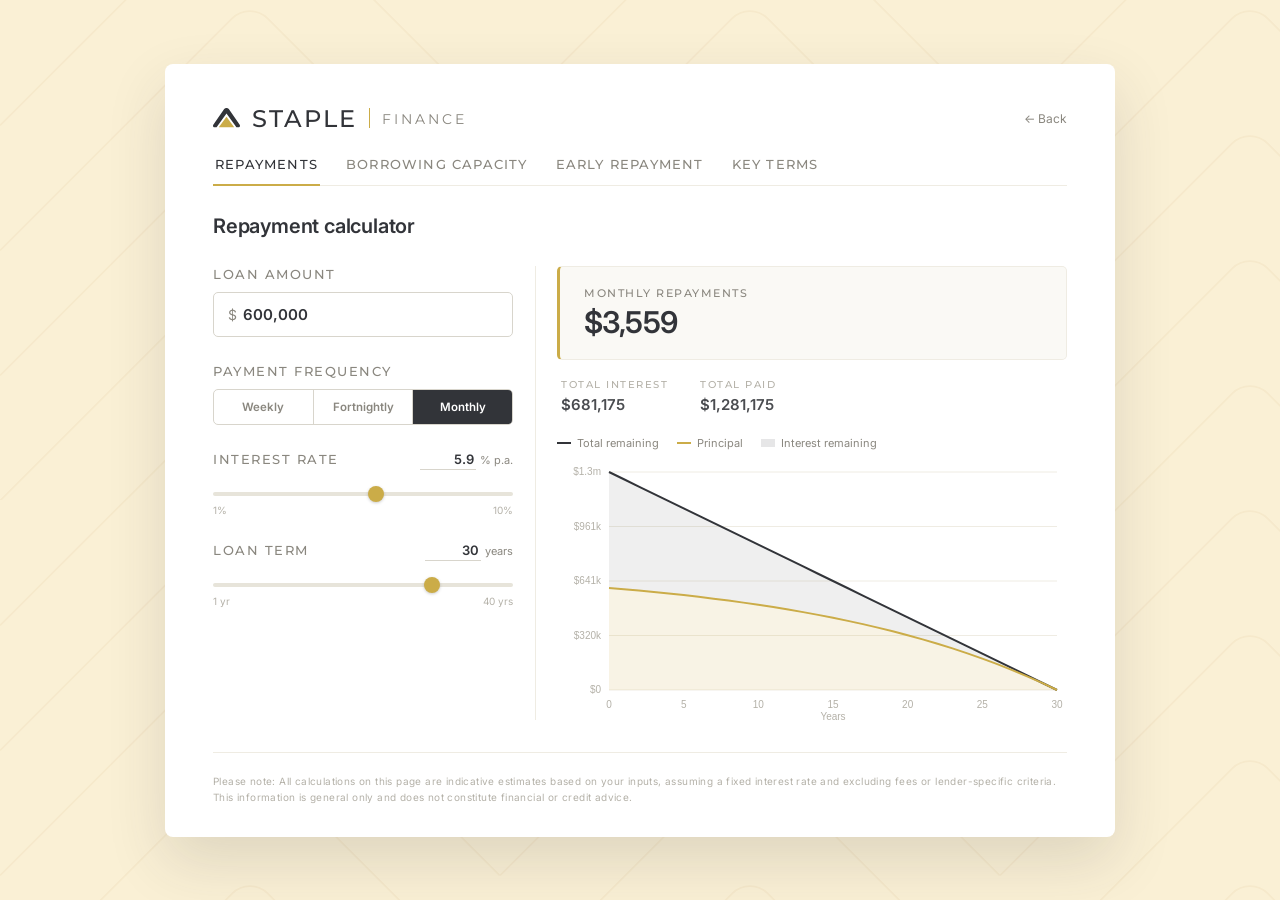
<file: calculator.html>
<!DOCTYPE html>
<!-- The calculator now lives inside
     index.html (so the card can morph
     between views). This page just
     forwards any old links across. -->
<html lang="en">
<head>
<meta charset="UTF-8">
<meta http-equiv="refresh" content="0; url=index.html#calculator">
<title>Repayment calculator — Staple Finance</title>
<script>location.replace("index.html#calculator");</script>
</head>
<body>
<p>Redirecting to the <a href="index.html#calculator">repayment calculator</a>…</p>
</body>
</html>
</file>
<file: style.css>
/* ---------------------------------
   Brand tokens
   Single source of truth for the
   brand colours, pulled straight
   from the logo SVG.
--------------------------------- */
:root {
  --ink:        #323439;  /* charcoal from the mark        */
  --gold:       #cbac48;  /* triangle gold from the mark   */
  --paper:      #FAF0D5;  /* page background               */
  --text:       #4a4c50;  /* body copy                     */
  --text-muted: #8a877f;  /* secondary text / FINANCE      */
  --text-faint: #b4b1a8;  /* fine print                    */
  --hairline:   #efece3;  /* dividers / gridlines          */

  --font-brand: 'Montserrat', -apple-system, BlinkMacSystemFont, "Segoe UI", Helvetica, Arial, sans-serif;
  --font-body:  'Inter', -apple-system, BlinkMacSystemFont, "Segoe UI", Helvetica, Arial, sans-serif;
}

/* ---------------------------------
   Base reset
--------------------------------- */
* {
  box-sizing: border-box;
  margin: 0;
  padding: 0;
}

html {
  height: 100%;
}

/* NOTE: body deliberately has no fixed
   height — pinning it to 100% caps its
   box at one viewport height, so any
   content taller than the screen
   overflows the body's background. It
   grows naturally, with min-height
   below guaranteeing full coverage on
   short pages. */

body {
  min-height: 100vh;
  display: flex;
  /* NOTE: the card centres itself with
     margin auto (see .content-box) rather
     than align/justify on the body. Flex
     centering pushes tall content above
     the scroll origin, making the top of
     the card unreachable on short
     viewports — auto margins centre when
     there's room and collapse to zero
     when there isn't, so the top always
     stays scrollable. */
  font-family: var(--font-body);
  padding: 40px 20px;

  /* Repeating SVG texture over a solid
     warm paper tone. The tone is a
     background-COLOR (not a gradient
     layer) because colours always fill
     the entire canvas, however tall the
     page grows — a no-repeat image layer
     only paints within the body's box.
     If background.svg is missing the
     paper colour still shows, so the
     page never breaks. */
  background-color: var(--paper);
  background-image: url("assets/background.svg");
  background-repeat: repeat;
  background-size: 500px 500px;
}

/* ---------------------------------
   Content box — split card
   Two-column flex container: content
   pane left, image pane right.
--------------------------------- */
.content-box {
  background: #ffffff;
  max-width: 1000px;
  width: 100%;
  margin: auto; /* centres in the flex body;
                   collapses gracefully when
                   the card is taller than
                   the viewport */
  overflow: hidden;
  border-radius: 8px;
  box-shadow: 0 24px 60px rgba(50, 52, 57, 0.14);
  animation: rise-in 0.55s cubic-bezier(0.22, 1, 0.36, 1) both;
}

/* Card width when the CALCULATOR view
   is showing. The router adds/removes
   the calc-active class, and the morph
   animates the width change smoothly.
   Adjust this number freely — the home
   view keeps using the max-width in
   .content-box above. */
.content-box.calc-active {
  max-width: 950px;
}

/* Card width for the CONTACT view — a
   form reads best in a narrower
   measure, and the morph animates the
   width change on the way in. */
.content-box.contact-active {
  max-width: 620px;
}

/* While morphing between views, the
   router pins the card to pixel sizes
   and this transition animates between
   them (the FLIP technique). */
.content-box.morphing {
  transition:
    width  0.45s cubic-bezier(0.22, 1, 0.36, 1),
    height 0.45s cubic-bezier(0.22, 1, 0.36, 1);
}

/* Views inside the card */
.view[hidden] {
  display: none !important;
}

.view-home {
  display: flex;
  align-items: stretch;
}

/* incoming view fades in as the card resizes */
.view-enter {
  animation: view-fade 0.3s ease 0.12s both;
}

@keyframes view-fade {
  from { opacity: 0; }
  to   { opacity: 1; }
}

@media (prefers-reduced-motion: reduce) {
  .content-box.morphing { transition: none; }
  .view-enter { animation: none; }
}

/* Left pane — the original content */
.card-content {
  flex: 1 1 50%;
  padding: 56px 48px 40px;
  text-align: center;
  display: flex;
  flex-direction: column;
  justify-content: center;
}

/* ---------------------------------
   Right pane — the image.
   object-fit: cover fills the pane and
   crops overflow, so any image shape
   works without distortion.

   IMAGE TREATMENTS — uncomment ONE
   "filter" line at a time on the img
   below to trial it:

   A. Slightly desaturated — calms a
      busy or overly colourful photo so
      it doesn't compete with the text.
   B. Warmed — nudges the photo toward
      the brand's gold/paper warmth.
   C. Soft-light — lifts shadows for an
      airier, more editorial feel.
--------------------------------- */
.card-image {
  flex: 1 1 35%;
  min-height: 480px;
  position: relative;
}

.card-image img {
  width: 100%;
  height: 100%;
  object-fit: cover;
  display: block;
  filter: saturate(0.9) sepia(0.15);/* default treatment */

  

  /* A */ /* filter: saturate(0.8); */
  /* B */ /* filter: saturate(0.9) sepia(0.15); */
  /* C */ /* filter: brightness(1.05) contrast(0.95); */
}

/* D. Charcoal wash — a translucent
   brand-ink overlay across the photo.
   Unifies any image with the palette.
   To trial it, change opacity to a
   value like 0.18 (0 = off). */
.card-image::after {
  content: "";
  position: absolute;
  inset: 0;
  background: var(--ink);
  opacity: 0;
  pointer-events: none;
}

/* ---------------------------------
   Logo lockup — Option 03 (inline)
   mark · STAPLE · gold divider · FINANCE
   all on one baseline-centred row.
--------------------------------- */
.logo-block {
  display: flex;
  align-items: center;
  justify-content: center;
  gap: 16px;
  /* was 28px — bumped up to keep a
     comfortable gap now that the
     pennant rule (and its 32px margin)
     is gone */
  margin-bottom: 36px;
}

.logo-mark {
  width: 33px;
  height: auto;
  flex-shrink: 0;
}

.logo-staple {
  font-family: var(--font-brand);
  font-size: 30px;
  font-weight: 500;
  letter-spacing: 3px;
  color: var(--ink);
}

/* Thin gold divider between the two words */
.logo-divider {
  width: 1px;
  height: 26px;
  background: var(--gold);
}

.logo-finance {
  font-family: var(--font-brand);
  font-size: 16px;
  font-weight: 400;
  letter-spacing: 4.5px;
  text-transform: uppercase;
  color: var(--text-muted);
  /* optical nudge so the small caps sit
     on the same visual centre as STAPLE */
  transform: translateY(1px);
}

/* ---------------------------------
   Type
--------------------------------- */
.card-content h1 {
  font-family: var(--font-body);
  font-size: 20px;
  font-weight: 600;
  letter-spacing: -0.01em;
  line-height: 1.3;
  color: var(--ink);
  margin-bottom: 14px;
}

.lede {
  font-size: 16px;
  line-height: 1.65;
  color: var(--text);
  max-width: 40ch;
  margin: 0 auto 32px;
}

/* ---------------------------------
   Calls to action
   Solid button = primary, ghost
   (outlined) = secondary.
--------------------------------- */
.btn-row {
  display: flex;
  justify-content: center;
  gap: 12px;
  flex-wrap: wrap;
}

.btn {
  display: inline-block;
  background: var(--ink);
  color: #ffffff;
  text-decoration: none;
  padding: 13px 34px;
  border-radius: 5px;
  font-size: 14px;
  font-weight: 600;
  letter-spacing: 0.2px;
  transition:
    background-color 0.25s ease,
    color 0.25s ease,
    border-color 0.25s ease;
}

.btn:hover {
  background: var(--gold);
  color: var(--ink);
}

.btn:focus-visible {
  outline: 2px solid var(--gold);
  outline-offset: 3px;
}

/* Secondary — outlined, quieter */
.btn-ghost {
  background: transparent;
  color: var(--ink);
  border: 1px solid #d8d5cc;
  padding: 12px 26px; /* 1px less to offset the border */
}

/* Same gold hover language as the solid
   button; only the fill treatment
   differs — a light gold wash instead
   of solid. */
.btn-ghost:hover {
  background: rgba(203, 172, 72, 0.14);
  border-color: var(--gold);
  color: var(--ink);
}

.alt-contact {
  margin-top: 16px;
  font-size: 14px;
  color: var(--text-muted);
}

.alt-contact a {
  color: var(--text-muted);
  text-decoration: underline;
  text-decoration-color: var(--gold);
  text-underline-offset: 3px;
}

.alt-contact a:hover {
  color: var(--ink);
}

/* ---------------------------------
   Fine print
--------------------------------- */
.fineprint {
  margin-top: 40px;
  padding-top: 20px;
  border-top: 1px solid var(--hairline);
  font-size: 10px;
  letter-spacing: 0.4px;
  color: var(--text-faint);
}

/* ---------------------------------
   Entrance
   A soft rise-and-settle on load.
   Disabled automatically for people
   who prefer reduced motion.
--------------------------------- */
@keyframes rise-in {
  0% {
    opacity: 0;
    transform: translateY(14px);
  }
  100% {
    opacity: 1;
    transform: translateY(0);
  }
}

@media (prefers-reduced-motion: reduce) {
  .content-box {
    animation: none;
  }
}

/* =================================
   CALCULATOR PAGE
   Reuses .content-box so it floats in
   the exact same card space as the
   home page — but single pane.
================================= */
.view-calc {
  padding: 40px 48px 32px;
}

/* Header: small lockup + back link */
.calc-header {
  display: flex;
  align-items: center;
  justify-content: space-between;
  margin-bottom: 24px;
}

/* ---------------------------------
   Tool switcher — toggles between
   the Repayment and Borrowing
   Capacity calculators. Deliberately
   plain underline tabs rather than a
   nav bar, so it reads as part of
   the card, not a site-wide nav.
--------------------------------- */
.tool-tabs {
  display: flex;
  flex-wrap: wrap;
  row-gap: 4px;
  border-bottom: 1px solid var(--hairline);
  margin-bottom: 28px;
}

.tool-tab {
  appearance: none;
  background: transparent;
  border: none;
  border-bottom: 2px solid transparent;
  margin-right: 24px;
  margin-bottom: -1px;
  padding: 0 2px 12px;
  font-family: var(--font-brand);
  font-size: 12.5px;
  font-weight: 500;
  letter-spacing: 1.2px;
  text-transform: uppercase;
  color: var(--text-muted);
  cursor: pointer;
  transition: color 0.2s ease, border-color 0.2s ease;
}

.tool-tab:hover {
  color: var(--ink);
}

.tool-tab.active {
  color: var(--ink);
  border-bottom-color: var(--gold);
}

.tool-tab:focus-visible {
  outline: 2px solid var(--gold);
  outline-offset: 2px;
}

.tool-panel[hidden] {
  display: none !important;
}

.calc-brand {
  display: flex;
  align-items: center;
  gap: 12px;
  text-decoration: none;
}

/* scale the lockup down in the header */
.calc-brand .logo-mark    { width: 27px; }
.calc-brand .logo-staple  { font-size: 24px; letter-spacing: 2px; }
.calc-brand .logo-divider { height: 20px; }
.calc-brand .logo-finance { font-size: 14px; letter-spacing: 3px; }

.back-link {
  font-size: 12px;
  color: var(--text-muted);
  text-decoration: none;
}

.back-link:hover {
  color: var(--ink);
}

.calc-title {
  font-family: var(--font-body);
  font-size: 20px;
  font-weight: 600;
  letter-spacing: -0.01em;
  color: var(--ink);
  margin-bottom: 28px;
}

/* Two columns: controls | results,
   with a light vertical divider sitting
   in the middle of the gap between them */
.calc-grid {
  display: grid;
  grid-template-columns: 300px 1fr;
  gap: 44px;
  align-items: start;
  position: relative;
}

.calc-grid::before {
  content: "";
  position: absolute;
  top: 0;
  bottom: 0;
  left: 322px; /* midpoint of the 44px column gap */
  width: 1px;
  background: var(--hairline);
}

/* ----------- Controls ----------- */
.field {
  margin-bottom: 26px;
}

.field-label {
  display: flex;
  justify-content: space-between;
  align-items: baseline;
  font-family: var(--font-brand);
  font-size: 13px;
  font-weight: 500;
  letter-spacing: 1.5px;
  text-transform: uppercase;
  color: var(--text-muted);
  margin-bottom: 10px;
}

.field-value {
  font-family: var(--font-body);
  font-size: 13px;
  font-weight: 600;
  letter-spacing: 0;
  text-transform: none;
  color: var(--ink);
  display: flex;
  align-items: baseline;
  gap: 4px;
}

/* Small typeable box paired with each
   slider — type a value or drag, both
   stay in sync. */
.inline-num {
  width: 56px;
  border: none;
  border-bottom: 1px solid #d8d5cc;
  background: transparent;
  outline: none;
  text-align: right;
  font-family: var(--font-body);
  font-size: 13px;
  font-weight: 600;
  color: var(--ink);
  padding: 0 2px 2px;
  transition: border-color 0.2s ease;
}

.inline-num:focus {
  border-color: var(--gold);
}

/* hide the number input spinner arrows */
.inline-num::-webkit-outer-spin-button,
.inline-num::-webkit-inner-spin-button {
  -webkit-appearance: none;
  margin: 0;
}

.inline-num[type="number"] {
  -moz-appearance: textfield;
  appearance: textfield;
}

.field-value .unit {
  font-size: 11px;
  font-weight: 400;
  color: var(--text-muted);
}

/* $ amount input */
.money-input {
  display: flex;
  align-items: center;
  border: 1px solid #d8d5cc;
  border-radius: 5px;
  padding: 0 14px;
  transition: border-color 0.2s ease;
}

.money-input:focus-within {
  border-color: var(--gold);
}

.money-prefix {
  color: var(--text-muted);
  font-size: 14px;
  margin-right: 6px;
}

.money-input input {
  border: none;
  outline: none;
  width: 100%;
  padding: 12px 0;
  font-family: var(--font-body);
  font-size: 15px;
  font-weight: 600;
  color: var(--ink);
  background: transparent;
}

/* Frequency segmented control */
.segmented {
  display: flex;
  border: 1px solid #d8d5cc;
  border-radius: 5px;
  overflow: hidden;
}

.segmented button {
  flex: 1;
  padding: 10px 0;
  border: none;
  background: transparent;
  font-family: var(--font-body);
  font-size: 11.5px;
  font-weight: 600;
  color: var(--text-muted);
  cursor: pointer;
  transition: background-color 0.15s ease, color 0.15s ease;
}

.segmented button + button {
  border-left: 1px solid #d8d5cc;
}

.segmented button.active {
  background: var(--ink);
  color: #ffffff;
}

.segmented button:not(.active):hover {
  color: var(--ink);
}

/* Sliders — styled explicitly so the
   unfilled track is a light, quiet grey
   rather than the browser's (often much
   darker) default track colour. */
input[type="range"] {
  -webkit-appearance: none;
  appearance: none;
  width: 100%;
  background: transparent;
  cursor: pointer;
}

input[type="range"]::-webkit-slider-runnable-track {
  height: 4px;
  border-radius: 2px;
  background: #e7e4da;
}

input[type="range"]::-moz-range-track {
  height: 4px;
  border-radius: 2px;
  background: #e7e4da;
}

input[type="range"]::-webkit-slider-thumb {
  -webkit-appearance: none;
  appearance: none;
  width: 16px;
  height: 16px;
  margin-top: -6px; /* centres the thumb on the 4px track */
  border-radius: 50%;
  background: var(--gold);
  box-shadow: 0 1px 3px rgba(50, 52, 57, 0.25);
}

input[type="range"]::-moz-range-thumb {
  width: 16px;
  height: 16px;
  border: none;
  border-radius: 50%;
  background: var(--gold);
  box-shadow: 0 1px 3px rgba(50, 52, 57, 0.25);
}

input[type="range"]:focus-visible {
  outline: none;
}

input[type="range"]:focus-visible::-webkit-slider-thumb {
  outline: 2px solid var(--gold);
  outline-offset: 2px;
}

input[type="range"]:focus-visible::-moz-range-thumb {
  outline: 2px solid var(--gold);
  outline-offset: 2px;
}

.range-ends {
  display: flex;
  justify-content: space-between;
  font-size: 10px;
  color: var(--text-faint);
  margin-top: 4px;
}

/* ----------- Results ----------- */
.repayment-hero {
  background: #faf9f5;
  border: 1px solid var(--hairline);
  border-left: 3px solid var(--gold);
  border-radius: 5px;
  padding: 20px 24px;
  margin-bottom: 18px;
}

/* Dual hero — two headline figures in
   one card, split by a hairline. Used
   by the early-repayment tool for
   Interest saved | Time saved. */
.hero-pair {
  display: grid;
  grid-template-columns: 1fr 1fr;
  gap: 0 24px;
}

.hero-pair .hero-cell + .hero-cell {
  border-left: 1px solid var(--hairline);
  padding-left: 24px;
}

.hero-pair .repayment-amount {
  font-size: 25px;
}

.repayment-label {
  font-family: var(--font-brand);
  font-size: 10.5px;
  font-weight: 500;
  letter-spacing: 1.5px;
  text-transform: uppercase;
  color: var(--text-muted);
  margin-bottom: 6px;
}

.repayment-amount {
  font-family: var(--font-body);
  font-size: 30px;
  font-weight: 600;
  letter-spacing: -0.02em;
  color: var(--ink);
  line-height: 1.1;
}

/* The monthly-equivalence line slides
   open and closed. Animating
   grid-template-rows from 0fr to 1fr is
   the clean way to transition to/from
   an auto height — the card grows and
   shrinks smoothly with it. */
/* Amount + optional inline note (e.g.
   "≈ $2,839 per month") share one
   baseline row, so showing/hiding the
   note never changes the card height. */
.repayment-hero {
  position: relative; /* anchors .hero-tip */
}

.repayment-hero-row {
  display: flex;
  align-items: baseline;
  gap: 12px;
  flex-wrap: wrap;
}

.repayment-monthly-inline {
  font-size: 12.5px;
  color: var(--text-muted);
  white-space: nowrap;
}

/* Hero tooltip — a cursor-following
   sentence putting the headline figure
   in context. Same visual language as
   the chart tooltips. */
.hero-tip {
  display: none;
  position: absolute;
  z-index: 30;
  pointer-events: none;
  max-width: 250px;
  background: #ffffff;
  border: 1px solid var(--hairline);
  border-radius: 6px;
  box-shadow: 0 10px 28px rgba(50, 52, 57, 0.18);
  padding: 10px 12px;
  font-size: 12px;
  line-height: 1.55;
  color: var(--ink);
  font-weight: 400;
  letter-spacing: 0;
  text-transform: none;
}

.hero-tip b {
  font-weight: 600;
}

.hero-tip .tip-note {
  margin-top: 7px;
  padding-top: 7px;
  border-top: 1px solid var(--hairline);
  font-size: 10.5px;
  line-height: 1.5;
  color: var(--text-muted);
}

/* the headline figures hint that
   there's more on hover */
#repaymentAmount,
#capacityAmount,
#erInterestSaved,
#erTimeSaved {
  cursor: help;
}

.stat-row {
  display: flex;
  gap: 32px;
  margin-bottom: 22px;
  padding: 0 4px;
}

.stat-label {
  display: block;
  font-family: var(--font-brand);
  font-size: 10px;
  font-weight: 500;
  letter-spacing: 1.5px;
  text-transform: uppercase;
  color: var(--text-faint);
  margin-bottom: 3px;
}

.stat-value {
  font-size: 15px;
  font-weight: 600;
  color: var(--text);
}

/* Chart */
.chart-wrap {
  width: 100%;
  position: relative; /* anchors the tooltip */
}

/* Hover tooltip — follows the cursor,
   snapping its data to the nearest year */
.chart-tip {
  display: none;
  position: absolute;
  z-index: 5;
  pointer-events: none; /* never blocks the mouse */
  min-width: 168px;
  background: #ffffff;
  border: 1px solid var(--hairline);
  border-radius: 6px;
  box-shadow: 0 10px 28px rgba(50, 52, 57, 0.18);
  padding: 10px 12px;
  font-size: 11px;
  color: var(--text);
}

.tip-year {
  font-family: var(--font-brand);
  font-size: 9.5px;
  font-weight: 500;
  letter-spacing: 1.5px;
  text-transform: uppercase;
  color: var(--text-muted);
  margin-bottom: 6px;
}

.tip-row {
  display: flex;
  align-items: center;
  gap: 6px;
  padding: 2px 0;
}

.tip-row b {
  margin-left: auto;
  font-weight: 600;
  color: var(--ink);
  padding-left: 14px;
}

.tip-dot {
  width: 8px;
  height: 8px;
  border-radius: 50%;
  flex-shrink: 0;
}

.tip-dot-hollow {
  background: rgba(50, 52, 57, 0.12);
  border: 1px solid #d8d5cc;
}

.chart-legend {
  display: flex;
  gap: 18px;
  margin-bottom: 10px;
}

.key {
  display: flex;
  align-items: center;
  gap: 6px;
  font-size: 11px;
  color: var(--text-muted);
}

.swatch {
  width: 14px;
  height: 2px;
  display: inline-block;
}

.swatch-ink  { background: var(--ink); }
.swatch-gold { background: var(--gold); }
.swatch-area { height: 8px; background: rgba(50, 52, 57, 0.12); } /* interest band */

.swatch-dot {
  width: 8px;
  height: 8px;
  border-radius: 50%;
  background: var(--gold);
}

.calc-chart {
  width: 100%;
  display: block;
}

/* ---------------------------------
   Key Terms — master-detail layout.
   Categories down the left, one panel
   of terms on the right, split by the
   same hairline divider the
   calculators use.
--------------------------------- */
.terms-layout {
  display: grid;
  grid-template-columns: 230px 1fr;
  gap: 44px;
  align-items: start;
  position: relative;
}

.terms-layout::before {
  content: "";
  position: absolute;
  top: 0;
  bottom: 0;
  left: 252px; /* midpoint of the 44px column gap */
  width: 1px;
  background: var(--hairline);
}

/* Category nav */
.terms-nav {
  display: flex;
  flex-direction: column;
  gap: 2px;
}

.terms-nav-btn {
  appearance: none;
  background: transparent;
  border: none;
  border-left: 2px solid transparent;
  text-align: left;
  padding: 11px 14px;
  cursor: pointer;
  font-family: var(--font-brand);
  font-size: 11px;
  font-weight: 600;
  letter-spacing: 1.4px;
  text-transform: uppercase;
  color: var(--text-muted);
  transition: color 0.2s ease, border-color 0.2s ease;
}

.terms-nav-btn:hover {
  color: var(--ink);
}

.terms-nav-btn.active {
  color: var(--ink);
  border-left-color: var(--gold);
}

.terms-nav-btn:focus-visible {
  outline: 2px solid var(--gold);
  outline-offset: 2px;
}

.terms-panel[hidden] {
  display: none !important;
}

.term-list {
  margin: 0;
}

.term-list dt {
  font-family: var(--font-body);
  font-size: 14px;
  font-weight: 600;
  color: var(--ink);
  margin-top: 14px;
}

.term-list dt:first-child {
  margin-top: 2px;
}

.term-expansion {
  font-weight: 400;
  color: var(--text-muted);
  font-size: 13px;
}

.term-list dd {
  margin: 3px 0 0;
  font-size: 13.5px;
  line-height: 1.55;
  color: var(--text-muted);
}

/* Narrow screens: nav moves above the
   content as a wrapping row of pills;
   the vertical divider goes away. */
@media (max-width: 720px) {
  .terms-layout {
    grid-template-columns: 1fr;
    gap: 22px;
  }

  .terms-layout::before {
    display: none;
  }

  .terms-nav {
    flex-direction: row;
    flex-wrap: wrap;
    gap: 6px;
    border-bottom: 1px solid var(--hairline);
    padding-bottom: 14px;
  }

  .terms-nav-btn {
    border-left: none;
    border-bottom: 2px solid transparent;
    padding: 6px 8px;
    font-size: 10.5px;
    letter-spacing: 1.1px;
  }

  .terms-nav-btn.active {
    border-bottom-color: var(--gold);
  }
}

/* ---------------------------------
   Contact view
--------------------------------- */
.view-contact {
  padding: 40px 48px 36px;
}

.contact-inner {
  max-width: 480px;
  margin: 0 auto;
}

.contact-lede {
  font-size: 14.5px;
  line-height: 1.6;
  color: var(--text-muted);
  margin: -14px 0 28px; /* tucks under .calc-title's margin */
}

/* Text inputs — same visual language as
   the calculators' money inputs. */
.text-input {
  width: 100%;
  border: 1px solid #d8d5cc;
  border-radius: 5px;
  padding: 12px 14px;
  font-family: var(--font-body);
  font-size: 15px;
  color: var(--ink);
  background: #ffffff;
  transition: border-color 0.2s ease;
}

.text-input:focus {
  outline: none;
  border-color: var(--gold);
}

.text-area {
  resize: none; /* fixed size — no drag handle */
  height: 140px;
  line-height: 1.55;
}

/* Honeypot — visually removed but still
   in the form for bots to find. Not
   display:none, which some bots skip. */
.hp-field {
  position: absolute;
  left: -9999px;
  width: 1px;
  height: 1px;
  opacity: 0;
  pointer-events: none;
}

.contact-actions {
  margin-top: 4px;
}

.contact-actions .btn {
  border: none;
  cursor: pointer;
  font-family: var(--font-body);
  width: 100%;
}

.contact-actions .btn:disabled {
  opacity: 0.55;
  cursor: default;
}

.contact-status {
  min-height: 1.2em;
  margin-top: 12px;
  font-size: 13.5px;
  line-height: 1.5;
  color: var(--text-muted);
}

.contact-status.error {
  color: #a04b3c;
}

/* Success state — replaces the form */
.contact-success {
  text-align: center;
  padding: 26px 0 10px;
}

.contact-success-mark {
  width: 44px;
  height: 44px;
  margin: 0 auto 16px;
  border-radius: 50%;
  background: var(--gold);
  color: #ffffff;
  font-size: 20px;
  line-height: 44px;
}

.contact-success h2 {
  font-family: var(--font-body);
  font-size: 19px;
  font-weight: 600;
  color: var(--ink);
  margin: 0 0 8px;
}

.contact-success p {
  font-size: 14px;
  line-height: 1.6;
  color: var(--text-muted);
  margin: 0;
}

.view-contact .alt-contact {
  text-align: center;
  margin-top: 26px;
}

@media (max-width: 720px) {
  .view-contact {
    padding: 28px 22px 26px;
  }
}

.calc-fineprint {
  margin-top: 32px;
  line-height: 1.6;
}

/* ---------------------------------
   Tablet and below
   Home card stacks; calculator grid
   collapses to one column.
--------------------------------- */
@media (max-width: 860px) {
  .content-box {
    max-width: 560px;
  }

  .view-home {
    flex-direction: column;
  }

  .card-content {
    padding: 48px 36px 36px;
  }

  .card-image {
    min-height: 0;
    height: 240px;
  }

  /* calculator stacks controls above results */
  .view-calc {
    padding: 32px 32px 28px;
  }

  .calc-grid {
    grid-template-columns: 1fr;
    gap: 32px;
  }

  .calc-grid::before {
    display: none;
  }
}

/* ---------------------------------
   Small screens
--------------------------------- */
@media (max-width: 480px) {
  .card-content {
    padding: 44px 28px 32px;
  }

  .logo-block {
    gap: 12px;
  }

  .logo-mark   { width: 30px; }
  .logo-staple { font-size: 21px; letter-spacing: 2.5px; }
  .logo-divider { height: 21px; }
  .logo-finance { font-size: 11px; letter-spacing: 3.5px; }

  .card-image {
    height: 200px;
  }

  .view-calc {
    padding: 28px 22px 24px;
  }

  .repayment-amount {
    font-size: 28px;
  }

  .hero-pair {
    grid-template-columns: 1fr;
    gap: 14px 0;
  }

  .hero-pair .hero-cell + .hero-cell {
    border-left: none;
    border-top: 1px solid var(--hairline);
    padding-left: 0;
    padding-top: 14px;
  }

  .hero-pair .repayment-amount {
    font-size: 24px;
  }

  .tool-tab {
    margin-right: 16px;
    font-size: 11.5px;
    letter-spacing: 1px;
  }
}
</file>
